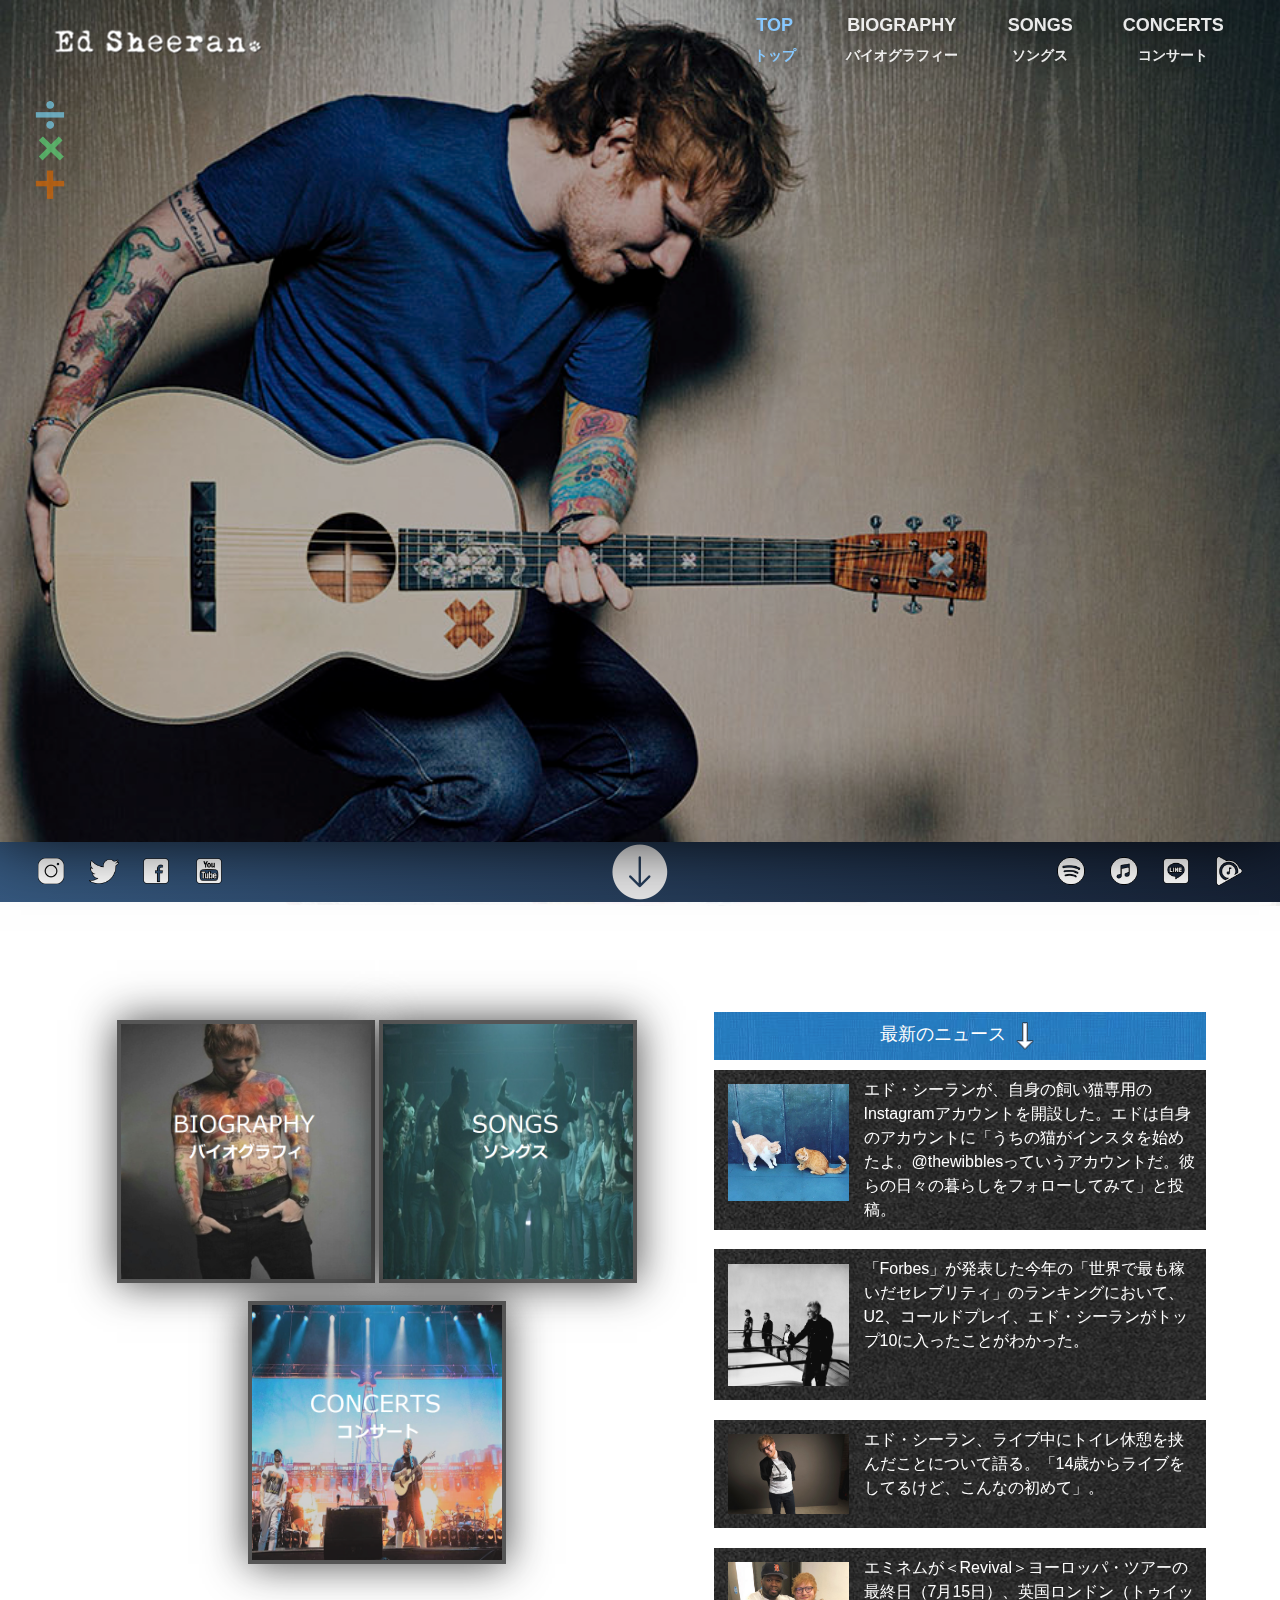
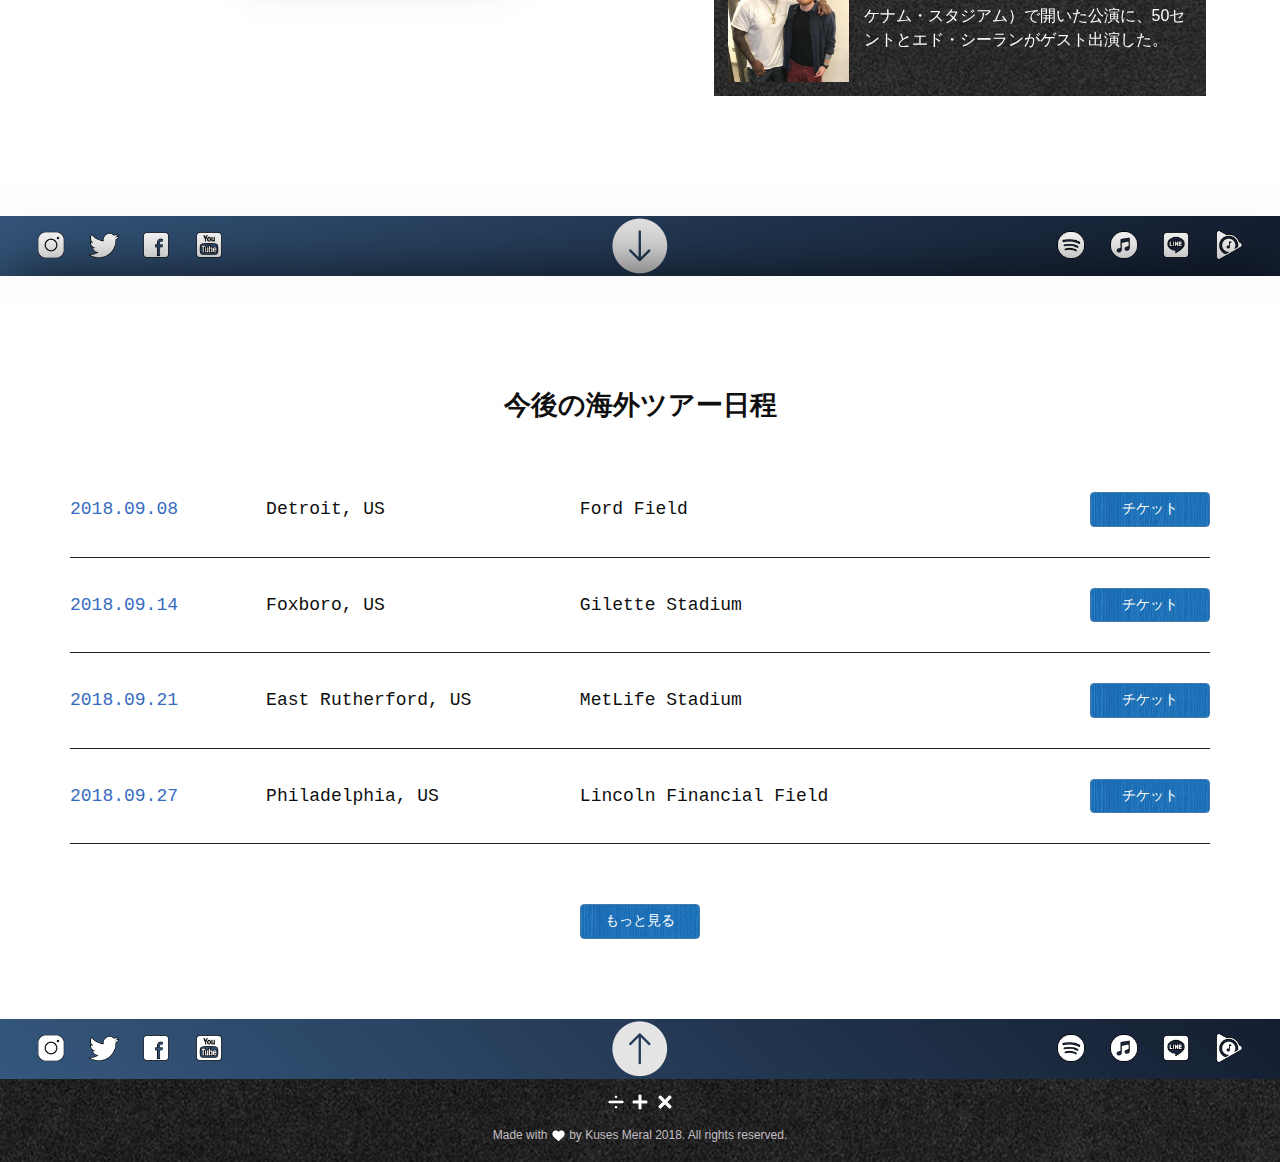
<file: index.html>
<!DOCTYPE HTML>

<html>

    <head>
        
        <meta charset="utf-8">
        <meta lang="jp">
        <meta http-equiv="X-UA-Compatible" content="IE=edge,chrome=1">
        <meta name="viewport" content="initial-scale = 1.0,maximum-scale = 1.0" />
        <title></title>
        <meta name="description" content="">
        <meta name="viewport" content="width=device-width, initial-scale=1">
        <link rel="stylesheet" href="css/style.css">

    </head>
    
    <body>
        
    
        <!--Header--> 
    <div class="header1">
		<div class="header__wrapper">
			
            <div class="header__title-main header__title-wrapper">
                    <img src="images/namelogo.png">
            </div>
			
            <div class="header__social-icons">
				
                <a  href="index.html" style="color:#87c8ff">
                    <p class="size1 text-center">TOP</p>
                    <p class="size text-center">トップ</p></a>
				<a  href="biography.html">
                    <p class="size1 text-center">BIOGRAPHY</p>
                    <p class="size text-center">バイオグラフィー</p></a>
				<a  href="songs.html">
                    <p class="size1 text-center">SONGS</p>
                    <p class="size text-center">ソングス</p>
                </a>
				<a  href="concerts.html">
                     <p class="size1 text-center">CONCERTS</p>
                    <p class="size text-center">コンサート</p>
                </a>
				
			</div>
		</div>
        
	</div>
        
          
        
        
     
    <div class="header">
		<div class="header__wrapper">
			
            <div class="header__title-wrapper header__title-main">
                <img src="images/namelogo.png">
            </div>
			
			<div class="header__social-icons">
				
                <a  href="index.html">
                    <p class="size1 text-center">TOP</p>
                    <p class="size text-center">トップ</p></a>
				<a  href="biography.html">
                    <p class="size1 text-center">BIOGRAPHY</p>
                    <p class="size text-center">バイオグラフィー</p></a>
				<a  href="songs.html">
                    <p class="size1 text-center">SONGS</p>
                    <p class="size text-center">ソングス</p>
                </a>
				<a  href="concerts.html">
                     <p class="size1 text-center">CONCERTS</p>
                    <p class="size text-center">コンサート</p>
                </a>
				
			</div>
		</div>
        
	</div>
        
      
      <!--Home page style-->
        
        
    <div  id="home" class="home home-main-content">
          
        <div class="background1"></div>
           
        <div class="overlay sections">
              
            <img src="images/ed-sheeran-logo.png">
               
        </div>
    </div>
            
      
        
    <div class="text-center">
        
        <div class="icons-wrapper">
            <div >
                <div class="alignleft">
                    <a href="https://www.instagram.com/teddysphotos/?hl=en" target="_blank">
                        <img src="images/instagram.png">
                    </a>
                    <a href="https://twitter.com/teddysphotos?lang=en" target="_blank">
                        <img src="images/twitter.png">
                    </a>
                    <a href="https://www.facebook.com/EdSheeranMusic/" target="_blank">
                        <img src="images/facebook.png">
                    </a>
                        <a href="https://www.youtube.com/user/EdSheeran" target="_blank">
                            <img src="images/youtube.png">
                    </a>
                                  
                </div>
                                    
                <div class="aligncenter">
                    <a href= #myDiv>
                        <img src="images/scrolldown.png" class="fixscroll1">
                    </a>
                </div>
                
                <div class="alignright">
                    <a href="https://open.spotify.com/artist/6eUKZXaKkcviH0Ku9w2n3V" target="_blank">
                        <img src="images/spotify.png">
                    </a>
                    <a href="https://itunes.apple.com/jp/artist/%E3%82%A8%E3%83%89-%E3%82%B7%E3%83%BC%E3%83%A9%E3%83%B3/183313439" target="_blank">
                        <img src="images/itunes.png">
                    </a> 
                    <a href="https://music.line.me/playlist/up6657290_1441686249?ck=upi7nLrdtfvhxjzl_n1p3r5t749pB3PhSEoI" target="_blank">
                        <img src="images/linemusic.png">
                    </a> 
                    <a href="https://play.google.com/music/preview/Aelpv6xw456fdtfl3yf3nkdzdwq" target="_blank">
                        <img src="images/googleplay.png">
                    </a>
                </div>
            </div>
            
            <div style="clear: both;"></div>

        </div>

    </div>
         
         

       <!-- ED SHEERAN`s Section -->
           
        
    <div id="myDiv" class="myDiv-content">
                
        <div  class="background"></div>
                
        <div class="container">
                    
            <div class="row">
                       
                <div class="sections">
                            
                    <div class="col-sm-5 col-sm-offset-1">
                                            
                        <div id="image" class="image">
           
                            <div class="image_wrapper">
				
                                <div class="image_menu_wrapper">
                    
                                    <div class="image_menu">
						                    
                                        <a target="_blank" href="biography.html">
                                            <img src="images/biography.png" class="fa fa-envelope">
                                        </a>
					
                                    </div>
                    
					                <div class="image_menu">
						
                                        <a target="_blank" href="songs.html">
                                            <img src="images/songs.png"  class="fa fa-envelope">
                                        </a>
						
					                </div>
					
                                    <div class="image_menu">
						  
                                        <a target="_blank" href="concerts.html">
                                            <img src="images/tourconcert.png"  class="fa fa-envelope">
                                        </a>
						
					               </div>
					
				                </div>
			
                            </div>
		
                        </div>
                           
                    </div>
                            
                            <!--News-->
                           
                    <div class="col-sm-6">
                                
                        <div class="news-wrapper">
                                     
                            <h6 class="text-center">最新のニュース
                                <img src="images/arrowdown.png">
                            </h6>
                            
                            <div class="news">
                               
                                <div> 
                                    <div class= "news-img">
                                        <img src="images/cats.png">
                                    </div> 
                                </div>
                          
                                <span class="description">エド・シーランが、自身の飼い猫専用のInstagramアカウントを開設した。エドは自身のアカウントに「うちの猫がインスタを始めたよ。@thewibblesっていうアカウントだ。彼らの日々の暮らしをフォローしてみて」と投稿。
                                </span>
                           
                            </div>  
                                     
                            <div class="news">
                                         
                                <div>
                                             
                                    <div class= "news-img">
                                        <img src="images/new2.png">
                                    </div> 
                                </div>
                          
                                <span class="description">「Forbes」が発表した今年の「世界で最も稼いだセレブリティ」のランキングにおいて、U2、コールドプレイ、エド・シーランがトップ10に入ったことがわかった。
                                </span>
                           
                            </div> 
                                     
                            <div class="news">
                                        
                                <div>        
                                    <div class= "news-img">
                                        <img src="images/neww.png" >
                                    </div>
                                </div>
                          
                                <span class="description">エド・シーラン、ライブ中にトイレ休憩を挟んだことについて語る。「14歳からライブをしてるけど、こんなの初めて」。
                                </span>
                           
                            </div> 
                                     
                            <div class="news">
                                         
                                <div>         
                                    <div class= "news-img">
                                        <img src="images/50cent.png" >
                                    </div>
                                </div>
                          
                                <span class="description">エミネムが＜Revival＞ヨーロッパ・ツアーの最終日（7月15日）、英国ロンドン（トゥイッケナム・スタジアム）で開いた公演に、50セントとエド・シーランがゲスト出演した。</span>
                          
                            </div> 
                            
                        </div>
                            
                    </div> 
                        
                </div>
                    
            </div>
                
        </div>   
            
    </div>
        
        
       
          
        
        
    <div class="text-center">
        
        <div class="icons-wrapper">
            <div>
                <div class="alignleft">
                    <a href="https://www.instagram.com/teddysphotos/?hl=en" target="_blank">
                        <img src="images/instagram.png">
                    </a>
                    <a href="https://twitter.com/teddysphotos?lang=en" target="_blank">
                        <img src="images/twitter.png">
                    </a>
                    <a href="https://www.facebook.com/EdSheeranMusic/" target="_blank">
                        <img src="images/facebook.png">
                    </a>
                        <a href="https://www.youtube.com/user/EdSheeran" target="_blank">
                            <img src="images/youtube.png">
                    </a>
                                  
                </div>
                                    
                <div class="aligncenter" >
                    <a href= #features>
                        <img src="images/scrolldown.png" class="fixscroll1">
                    </a>
                </div>
                
                <div class="alignright">
                    <a href="https://open.spotify.com/artist/6eUKZXaKkcviH0Ku9w2n3V" target="_blank">
                        <img src="images/spotify.png" >
                    </a>
                    <a href="https://itunes.apple.com/jp/artist/%E3%82%A8%E3%83%89-%E3%82%B7%E3%83%BC%E3%83%A9%E3%83%B3/183313439" target="_blank">
                        <img src="images/itunes.png">
                    </a> 
                    <a href="https://music.line.me/playlist/up6657290_1441686249?ck=upi7nLrdtfvhxjzl_n1p3r5t749pB3PhSEoI" target="_blank">
                        <img src="images/linemusic.png">
                    </a> 
                    <a href="https://play.google.com/music/preview/Aelpv6xw456fdtfl3yf3nkdzdwq" target="_blank">
                        <img src="images/googleplay.png">
                    </a>
                </div>
            </div>
            
            <div style="clear: both;"></div>

        </div>

    </div>
         
    
    
        <!-- Concerts -->
        
        
    <div  id="features" class="home-main-content1">
            
        <div class="background_concert"></div>
             
        <div id="tour">
                
            <div class="container">
                
                <h2 class="chunk">
                    <span>今後の海外ツアー日程</span>
                </h2>
               
                <div class="eventlisting">
                        
                    <div class="event">
                        
                        <div class="event-date">2018.09.08</div>
                        <div class="event-location">Detroit, US </div>
                        <div class="event-venue">Ford Field</div>
                        <div class="event-links">

                            <a class="btn btn-primary" href="https://www1.ticketmaster.com/event/08005442DCDD7895" target="_blank">チケット</a>
                        
                        </div>   
                        
                    </div>
                    
                </div>
                    
                    
                <div class="eventlisting">
                        
                    <div class="event">
                            
                        <div class="event-date">2018.09.14</div>
                        <div class="event-location">Foxboro, US</div>
                        <div class="event-venue">Gilette Stadium</div> 
                        <div class="event-links">
                            
                            <a class="btn btn-primary" href="https://www1.ticketmaster.com/event/0100534FD14728FF" target="_blank">チケット</a>
                            
                        </div>   
                        
                    </div>
                    
                </div>
                    
                <div class="eventlisting">
                        
                    <div class="event">
                            
                        <div class="event-date">2018.09.21</div>
                        <div class="event-location">East Rutherford, US</div>
                        <div class="event-venue">MetLife Stadium </div>
                        <div class="event-links">   
                                
                            <a class="btn btn-primary" href="https://www1.ticketmaster.com/event/0000534BCEF14F8C" target="_blank">チケット</a>
                            
                        </div>   
                       
                    </div>
                    
                </div>
                    
                <div class="eventlisting">
                        
                    <div class="event">
                            
                        <div class="event-date">2018.09.27</div>
                        <div class="event-location">Philadelphia, US</div>
                        <div class="event-venue">Lincoln Financial Field </div>
                        <div class="event-links">
                            
                            <a class="btn btn-primary" href="https://www1.ticketmaster.com/event/02005333A32032A1" target="_blank">チケット</a>
                            
                        </div>    
                       
                    </div>
                    
                </div>
                       
                
            </div>
                   
        </div>
        
        <div class="text-center">
			<a class="btn btn-primary" href="concerts.html">もっと見る</a>
		</div>
            
                
    </div> <!--End of Concerts-->
                
                
    
        
        
        
    <div class="text-center">
        
        <div class="icons-wrapper">
            <div>
                <div class="alignleft">
                    <a href="https://www.instagram.com/teddysphotos/?hl=en" target="_blank">
                        <img src="images/instagram.png">
                    </a>
                    <a href="https://twitter.com/teddysphotos?lang=en" target="_blank">
                        <img src="images/twitter.png">
                    </a>
                    <a href="https://www.facebook.com/EdSheeranMusic/" target="_blank">
                        <img src="images/facebook.png">
                    </a>
                        <a href="https://www.youtube.com/user/EdSheeran" target="_blank">
                            <img src="images/youtube.png">
                    </a>
                                  
                </div>
                                    
                <div class="aligncenter" >
                    <a href= #home>
                        <img src="images/scrollup.png" class="fixscroll1">
                    </a>
                </div>
                
                <div class="alignright">
                    <a href="https://open.spotify.com/artist/6eUKZXaKkcviH0Ku9w2n3V" target="_blank">
                        <img src="images/spotify.png">
                    </a>
                    <a href="https://itunes.apple.com/jp/artist/%E3%82%A8%E3%83%89-%E3%82%B7%E3%83%BC%E3%83%A9%E3%83%B3/183313439" target="_blank">
                        <img src="images/itunes.png">
                    </a> 
                    <a href="https://music.line.me/playlist/up6657290_1441686249?ck=upi7nLrdtfvhxjzl_n1p3r5t749pB3PhSEoI" target="_blank">
                        <img src="images/linemusic.png">
                    </a> 
                    <a href="https://play.google.com/music/preview/Aelpv6xw456fdtfl3yf3nkdzdwq" target="_blank">
                        <img src="images/googleplay.png">
                    </a>
                </div>
            </div>
            
            <div style="clear: both;"></div>

        </div>

    </div>            
            
        
            
       
 

        <!--Footer-->
    
    <div id="footer" class="footer">
            
        <div class="container text-center">
                
            <div class="row">
                    
                <div class="col-md-6 col-md-offset-3 col-sm-12 col-xs-12">
                        
                    <div class="main-footer">
                            
                        <div class="social">
                            
                            <a href="#"><img src="images/divide.png"></a>
                            <a href="#"><img src="images/plus.png"></a>
                            <a href="#"><img src="images/multiply.png"></a>
                            
                        </div>

                        <p>Made with <img src="images/love.png"> by Kuses Meral 2018. All rights reserved.</p>

                    </div>
                    
                </div>
               
            </div>
            
        </div>
        
    </div>


    </body>
</html>
</file>
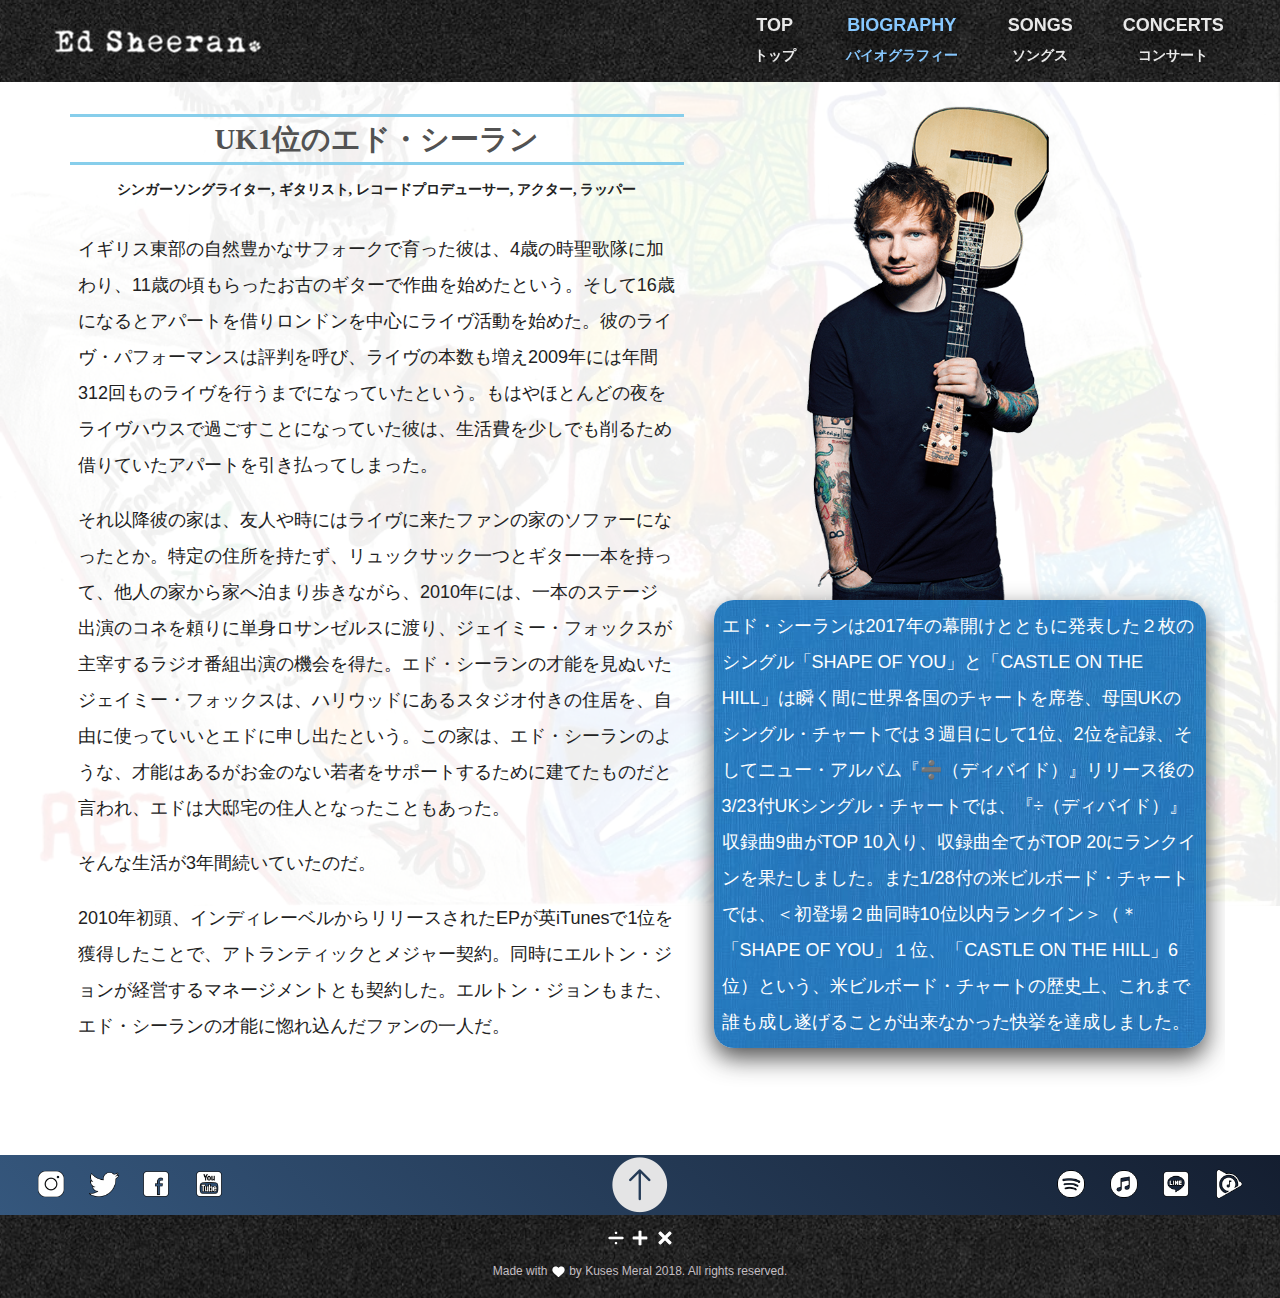
<file: biography.html>
<!DOCTYPE HTML>

<html>

    <head>
        <meta charset="utf-8">
        <meta lang="jp">
        <meta http-equiv="X-UA-Compatible" content="IE=edge,chrome=1">
        <meta name="viewport" content="initial-scale = 1.0,maximum-scale = 1.0" />
        <title></title>
        <meta name="description" content="">
        <meta name="viewport" content="width=device-width, initial-scale=1">
        <link rel="stylesheet" href="css/style.css">      
    </head>
   
    <body>
        
         <!--Header--> 
        
     
    <div class="header">
		<div class="header__wrapper">
			
            <div class="header__title-main header__title-wrapper">
                    <img src="images/namelogo.png">
            </div>
			
			<div class="header__social-icons">
				
                <a  href="index.html">
                    <p class="size1 text-center">TOP</p>
                    <p class="size text-center">トップ</p></a>
				<a  href="biography.html" style="color: #87c8ff">
                    <p class="size1 text-center">BIOGRAPHY</p>
                    <p class="size text-center">バイオグラフィー</p></a>
				<a href="songs.html">
                    <p class="size1 text-center">SONGS</p>
                    <p class="size text-center">ソングス</p>
                </a>
				<a  href="concerts.html">
                     <p class="size1 text-center">CONCERTS</p>
                    <p class="size text-center">コンサート</p>
                </a>
				
               
			</div>
		</div>
        
	</div>
        
        
        
       <!-- ED SHEERAN`s Section -->
    <div id="myDiv"> 
                
        <div  class="background"></div>
                 
        <div class="container">
                   
            <div class="row">
                
                <div class="sections">
                            
                    <div class="col-sm-5 col-sm-offset-1">
                                
                        <div>
                                    
                                    
                            <h4 class="text-center">UK1位のエド・シーラン</h4>
                            <h6 class="singer text-center">シンガーソングライター, ギタリスト, レコードプロデューサー, アクター, ラッパー</h6>
                            <p>イギリス東部の自然豊かなサフォークで育った彼は、4歳の時聖歌隊に加わり、11歳の頃もらったお古のギターで作曲を始めたという。そして16歳になるとアパートを借りロンドンを中心にライヴ活動を始めた。彼のライヴ・パフォーマンスは評判を呼び、ライヴの本数も増え2009年には年間312回ものライヴを行うまでになっていたという。もはやほとんどの夜をライヴハウスで過ごすことになっていた彼は、生活費を少しでも削るため借りていたアパートを引き払ってしまった。</p>

                             <p>それ以降彼の家は、友人や時にはライヴに来たファンの家のソファーになったとか。特定の住所を持たず、リュックサック一つとギター一本を持って、他人の家から家へ泊まり歩きながら、2010年には、一本のステージ出演のコネを頼りに単身ロサンゼルスに渡り、ジェイミー・フォックスが主宰するラジオ番組出演の機会を得た。エド・シーランの才能を見ぬいたジェイミー・フォックスは、ハリウッドにあるスタジオ付きの住居を、自由に使っていいとエドに申し出たという。この家は、エド・シーランのような、才能はあるがお金のない若者をサポートするために建てたものだと言われ、エドは大邸宅の住人となったこともあった。</p>

                            <p>そんな生活が3年間続いていたのだ。</p>

                            <p>2010年初頭、インディレーベルからリリースされたEPが英iTunesで1位を獲得したことで、アトランティックとメジャー契約。同時にエルトン・ジョンが経営するマネージメントとも契約した。エルトン・ジョンもまた、エド・シーランの才能に惚れ込んだファンの一人だ。</p>

                                   
                        </div>
                                  
                    </div>
                    <div class="col-sm-6">
                                
                                
                        <div id="aboutedsheeran" >
                                    
                            <img src="images/edsheeran_bio.png" alt="ED SHEERAN" height="500" > 
                        
                        </div>
                                
                        <p>エド・シーランは2017年の幕開けとともに発表した２枚のシングル「SHAPE OF YOU」と「CASTLE ON THE HILL」は瞬く間に世界各国のチャートを席巻、母国UKのシングル・チャートでは３週目にして1位、2位を記録、そしてニュー・アルバム『➗（ディバイド）』リリース後の3/23付UKシングル・チャートでは、『÷（ディバイド）』収録曲9曲がTOP 10入り、収録曲全てがTOP 20にランクインを果たしました。また1/28付の米ビルボード・チャートでは、＜初登場２曲同時10位以内ランクイン＞（＊「SHAPE OF YOU」１位、「CASTLE ON THE HILL」6位）という、米ビルボード・チャートの歴史上、これまで誰も成し遂げることが出来なかった快挙を達成しました。</p> 
                               
                                
                              
                    </div>
                           
                             
                </div>
                
            </div>
            
        </div>
        
    </div>
               
        
        
    <div class="text-center">
                    
        <div class="icons-wrapper">
                   
            <div id="textbox">
                <div class="alignleft">
                            
                    <a href="https://www.instagram.com/teddysphotos/?hl=en" target="_blank">
                        <img src="images/instagram.png">
                    </a>
                    <a href="https://twitter.com/teddysphotos?lang=en" target="_blank">
                        <img src="images/twitter.png">
                    </a>
                    <a href="https://www.facebook.com/EdSheeranMusic/" target="_blank">
                        <img src="images/facebook.png">
                    </a>
                    <a href="https://www.youtube.com/user/EdSheeran" target="_blank">
                        <img src="images/youtube.png">
                    </a>           
                                    
                </div>
                
                <div class="aligncenter" >
                            
                    <a href= #myDiv><img src="images/scrollup.png" class="fixscroll1"></a>
                        
                </div>
                                    
                        
                <div class="alignright">
                            
                    <a href="https://open.spotify.com/artist/6eUKZXaKkcviH0Ku9w2n3V" target="_blank">
                        <img src="images/spotify.png">
                    </a>
                    <a href="https://itunes.apple.com/jp/artist/%E3%82%A8%E3%83%89-%E3%82%B7%E3%83%BC%E3%83%A9%E3%83%B3/183313439" target="_blank">
                        <img src="images/itunes.png">
                    </a> 
                    <a href="https://music.line.me/playlist/up6657290_1441686249?ck=upi7nLrdtfvhxjzl_n1p3r5t749pB3PhSEoI" target="_blank">
                        <img src="images/linemusic.png">
                    </a> 
                    <a href="https://play.google.com/music/preview/Aelpv6xw456fdtfl3yf3nkdzdwq" target="_blank">
                        <img src="images/googleplay.png">
                    </a> 
                            
                </div>
            
            </div>
            
            <div style="clear: both;"></div>

        </div>

    </div>
        
        
           <!--Footer-->
    <div id="footer" class="footer">
        <div class="container text-center">
            <div class="row">
                <div class="col-md-6 col-md-offset-3 col-sm-12 col-xs-12">
                    <div class="main-footer">

                        <div class="social">
                            <a href="#"><img src="images/divide.png"></a>
                            <a href="#"><img src="images/plus.png"></a>
                            <a href="#"><img src="images/multiply.png"></a>  
                        </div>

                        <p>Made with <img src="images/love.png"> by Kuses Meral 2018. All rights reserved.</p>

                    </div>
                </div>
            </div>
        </div>

    </div>
        
        
    </body>
</html>
</file>
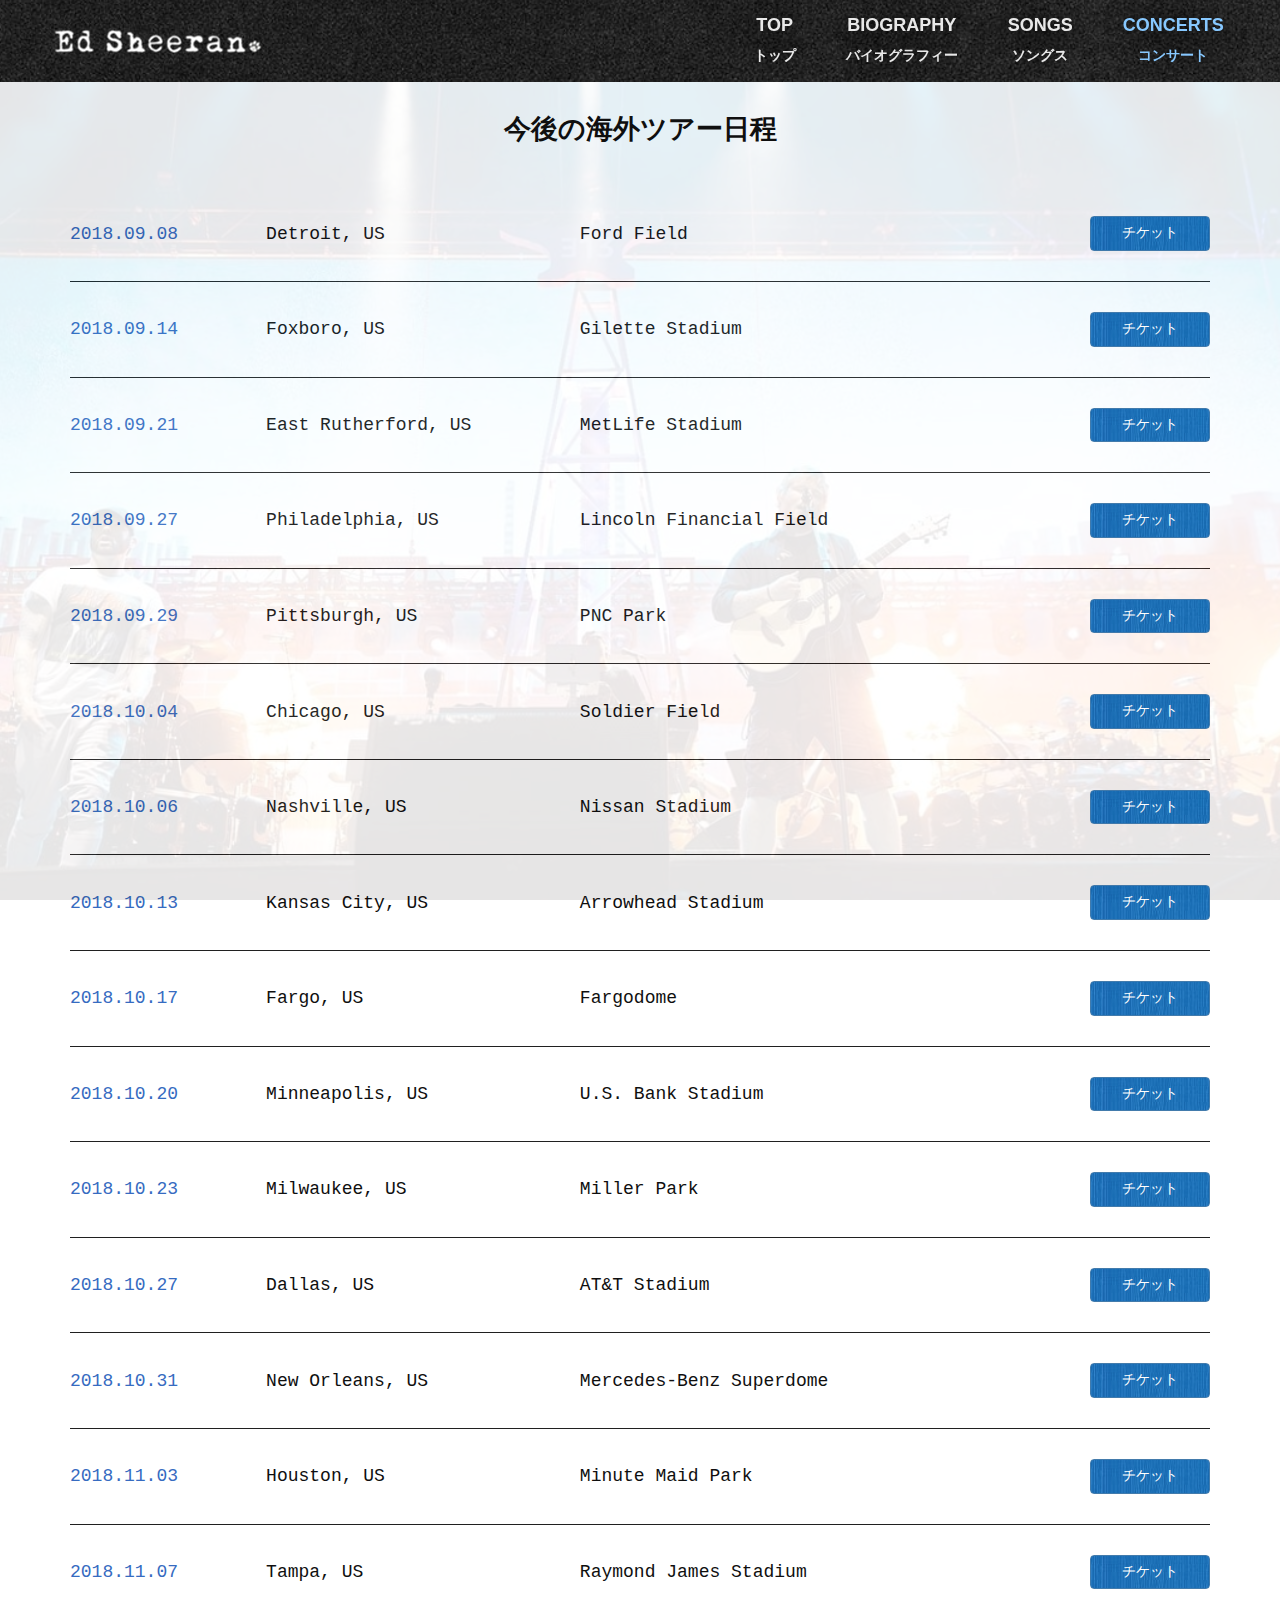
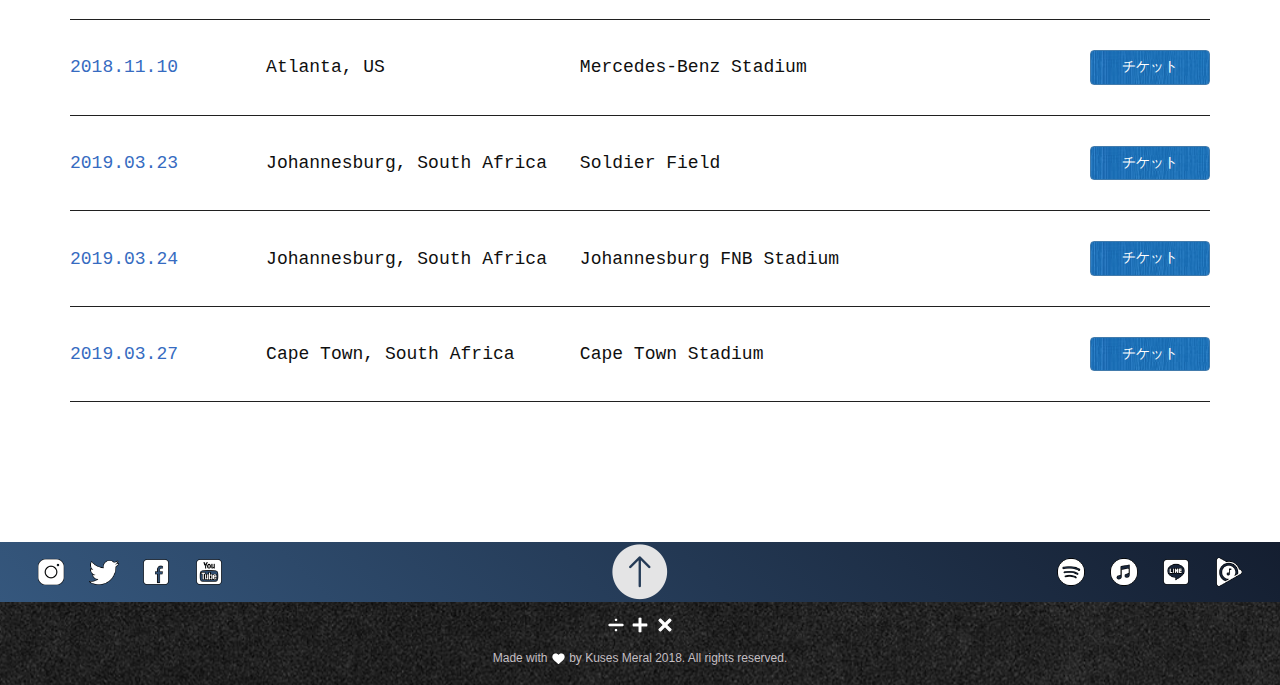
<file: concerts.html>
<!DOCTYPE HTML>

<html>

    <head>
        <meta charset="utf-8">
        <meta lang="jp">
        <meta http-equiv="X-UA-Compatible" content="IE=edge,chrome=1">
        <meta name="viewport" content="initial-scale = 1.0,maximum-scale = 1.0" />
        <title></title>
        <meta name="description" content="">
        <meta name="viewport" content="width=device-width, initial-scale=1">
        <link rel="stylesheet" href="css/style.css">      
    </head>
   
    <body>
        
         <!--Header--> 
        
     
    <div class="header">
		<div class="header__wrapper">
            
            <div class="header__title-main header__title-wrapper">
                    <img src="images/namelogo.png">
            </div>
				
            <div class="header__social-icons">
				
                <a  href="index.html">
                    <p class="size1 text-center">TOP</p>
                    <p class="size text-center">トップ</p></a>
				<a href="biography.html">
                    <p class="size1 text-center">BIOGRAPHY</p>
                    <p class="size text-center">バイオグラフィー</p></a>
				<a href="songs.html">
                    <p class="size1 text-center">SONGS</p>
                    <p class="size text-center">ソングス</p>
                </a>
				<a  href="concerts.html" style="color:#87c8ff">
                     <p class="size1 text-center">CONCERTS</p>
                    <p class="size text-center">コンサート</p>
                </a>
				
               
			</div>
		</div>
        
	</div>
        
        
        
    <div  id="concerts" class="home-main-content2">
        <div class="background_concert"></div>
           
            <div id="tour">
                
                <div class="container">
                    
                    <h2 class="chunk">
                    <span>今後の海外ツアー日程</span>
                    </h2>
                    
                    <div class="eventlisting">
                        <div class="event">
                            <div class="event-date">2018.09.08</div>
                            <div class="event-location">Detroit, US </div>
                            <div class="event-venue">Ford Field</div>
                            <div class="event-links">

                                <a class="btn btn-primary" href="https://www1.ticketmaster.com/event/08005442DCDD7895" target="_blank"><span>チケット</span></a>
                            </div>   
                         </div>
                    </div>
                    
                    
                    <div class="eventlisting">
                        <div class="event">
                            <div class="event-date">2018.09.14</div>
                            <div class="event-location">Foxboro, US</div>
                            <div class="event-venue">Gilette Stadium</div> 
                            <div class="event-links">
                                <a class="btn btn-primary" href="https://www1.ticketmaster.com/event/0100534FD14728FF" target="_blank"><span>チケット</span></a>
                            </div>   
                        </div>
                    </div>
                    
                    
                    <div class="eventlisting">
                        <div class="event">
                            <div class="event-date">2018.09.21</div>
                            <div class="event-location">East Rutherford, US</div>
                            <div class="event-venue">MetLife Stadium </div>
                            <div class="event-links">   
                                <a class="btn btn-primary" href="https://www1.ticketmaster.com/event/0000534BCEF14F8C" target="_blank"><span>チケット</span></a>
                            </div>   
                        </div>
                    </div>
                    
                    
                    <div class="eventlisting">
                        <div class="event">
                            <div class="event-date">2018.09.27</div>
                            <div class="event-location">Philadelphia, US</div>
                            <div class="event-venue">Lincoln Financial Field </div>
                            <div class="event-links">
                                <a class="btn btn-primary" href="https://www1.ticketmaster.com/event/02005333A32032A1" target="_blank"><span>チケット</span></a>
                            </div>    
                        </div>
                    </div>
                    
                    
                     <div class="eventlisting">
                        <div class="event">
                            <div class="event-date">2018.09.29</div>
                            <div class="event-location">Pittsburgh, US</div>
                            <div class="event-venue">PNC Park</div>
                            <div class="event-links">
                                <a class="btn btn-primary" href="https://www1.ticketmaster.com/event/16005442DE1891A5" target="_blank"><span>チケット</span></a>
                            </div>    
                        </div>
                    </div>
                    
                    
                     <div class="eventlisting">
                        <div class="event">
                            <div class="event-date">2018.10.04</div>
                            <div class="event-location">Chicago, US</div>
                            <div class="event-venue">Soldier Field</div>
                            <div class="event-links">
                                <a class="btn btn-primary" href="https://www1.ticketmaster.com/event/04005422AD9C1F29" target="_blank"><span>チケット</span></a>
                            </div>    
                        </div>
                    </div>
                    
                    
                     <div class="eventlisting">
                        <div class="event">
                            <div class="event-date">2018.10.06</div>
                            <div class="event-location">Nashville, US</div>
                            <div class="event-venue">Nissan Stadium</div>
                            <div class="event-links">
                                <a class="btn btn-primary" href="https://www1.ticketmaster.com/event/1B0054398A9A36D7" target="_blank"><span>チケット</span></a>
                            </div>    
                        </div>
                    </div>
                    
                    
                    
                     <div class="eventlisting">
                        <div class="event">
                            <div class="event-date">2018.10.13</div>
                            <div class="event-location">Kansas City, US</div>
                            <div class="event-venue">Arrowhead Stadium</div>
                            <div class="event-links">
                                <a class="btn btn-primary" href="https://www1.ticketmaster.com/event/06005333EAE75656" target="_blank"><span>チケット</span></a>
                            </div>    
                        </div>
                    </div>
                    
                    
                    
                     <div class="eventlisting">
                        <div class="event">
                            <div class="event-date">2018.10.17</div>
                            <div class="event-location">Fargo, US</div>
                            <div class="event-venue">Fargodome</div>
                            <div class="event-links">
                                <a class="btn btn-primary" href="https://ev9.evenue.net/cgi-bin/ncommerce3/SEGetEventList?groupCode=ES&linkID=global-fargo&shopperContext=&caller=appList&appCode=" target="_blank"><span>チケット</span></a>
                            </div>    
                        </div>
                    </div>
                    
                    
                    
                     <div class="eventlisting">
                        <div class="event">
                            <div class="event-date">2018.10.20</div>
                            <div class="event-location">Minneapolis, US</div>
                            <div class="event-venue">U.S. Bank Stadium</div>
                            <div class="event-links">
                                <a class="btn btn-primary" href="https://www1.ticketmaster.com/event/06005333DD9F4F23" target="_blank"><span>チケット</span></a>
                            </div>    
                        </div>
                    </div>
                    
                    
                    
                     <div class="eventlisting">
                        <div class="event">
                            <div class="event-date">2018.10.23</div>
                            <div class="event-location">Milwaukee, US</div>
                            <div class="event-venue">Miller Park</div>
                            <div class="event-links">
                                <a class="btn btn-primary" href="https://www1.ticketmaster.com/event/0700543FDDE479C1" target="_blank"><span>チケット</span></a>
                            </div>    
                        </div>
                    </div>
                    
                    
                    
                    
                     <div class="eventlisting">
                        <div class="event">
                            <div class="event-date">2018.10.27</div>
                            <div class="event-location">Dallas, US</div>
                            <div class="event-venue">AT&T Stadium</div>
                            <div class="event-links">
                                <a class="btn btn-primary" href="https://www1.ticketmaster.com/event/0C005333A59E25DF" target="_blank"><span>チケット</span></a>
                            </div>    
                        </div>
                    </div>
                    
                    
                    
                     <div class="eventlisting">
                        <div class="event">
                            <div class="event-date">2018.10.31</div>
                            <div class="event-location">New Orleans, US</div>
                            <div class="event-venue">Mercedes-Benz Superdome</div>
                            <div class="event-links">
                                <a class="btn btn-primary" href="https://www1.ticketmaster.com/event/1B005333EA994968" target="_blank"><span>チケット</span></a>
                            </div>    
                        </div>
                    </div>
                    
                    
                    
                     <div class="eventlisting">
                        <div class="event">
                            <div class="event-date">2018.11.03</div>
                            <div class="event-location">Houston, US</div>
                            <div class="event-venue">Minute Maid Park</div>
                            <div class="event-links">
                                <a class="btn btn-primary" href="https://www1.ticketmaster.com/event/3A005335E6426033" target="_blank"><span>チケット</span></a>
                            </div>    
                        </div>
                    </div>
                    
                    
                    
                    
                     <div class="eventlisting">
                        <div class="event">
                            <div class="event-date">2018.11.07</div>
                            <div class="event-location">Tampa, US</div>
                            <div class="event-venue">Raymond James Stadium</div>
                            <div class="event-links">
                                <a class="btn btn-primary" href="https://www1.ticketmaster.com/event/0D005334B6B69CBE" target="_blank"><span>チケット</span></a>
                            </div>    
                        </div>
                    </div>
                    
                    
                    
                    
                     <div class="eventlisting">
                        <div class="event">
                            <div class="event-date">2018.11.10</div>
                            <div class="event-location">Atlanta, US</div>
                            <div class="event-venue">Mercedes-Benz Stadium</div>
                            <div class="event-links">
                                <a class="btn btn-primary" href="https://www1.ticketmaster.com/event/0E005333F48E864D" target="_blank"><span>チケット</span></a>
                            </div>    
                        </div>
                    </div>
                    
                    
                    <div class="eventlisting">
                        <div class="event">
                            <div class="event-date">2019.03.23</div>
                            <div class="event-location">Johannesburg, South Africa</div>
                            <div class="event-venue">Soldier Field</div>
                            <div class="event-links">
                                <a class="btn btn-primary" href="" target="_blank"><span>チケット</span></a>
                            </div>    
                        </div>
                    </div>
                    
                    
                    <div class="eventlisting">
                        <div class="event">
                            <div class="event-date">2019.03.24</div>
                            <div class="event-location">Johannesburg, South Africa</div>
                            <div class="event-venue">Johannesburg FNB Stadium</div>
                            <div class="event-links">
                                <a class="btn btn-primary" href="" target="_blank"><span>チケット</span></a>
                            </div>    
                        </div>
                    </div>
                    
                    
                    <div class="eventlisting">
                        <div class="event">
                            <div class="event-date">2019.03.27</div>
                            <div class="event-location">Cape Town, South Africa</div>
                            <div class="event-venue">Cape Town Stadium</div>
                            <div class="event-links">
                                <a class="btn btn-primary" href="" target="_blank"><span>チケット</span></a>
                            </div>    
                        </div>
                    </div>
                
                </div>       
            </div>
    
        </div>
        
        
        <div class="text-center">
                    
        <div class="icons-wrapper">
                   
            <div id="textbox">
                <div class="alignleft">
                            
                    <a href="https://www.instagram.com/teddysphotos/?hl=en" target="_blank">
                        <img src="images/instagram.png">
                    </a>
                    <a href="https://twitter.com/teddysphotos?lang=en" target="_blank">
                        <img src="images/twitter.png">
                    </a>
                    <a href="https://www.facebook.com/EdSheeranMusic/" target="_blank">
                        <img src="images/facebook.png">
                    </a>
                    <a href="https://www.youtube.com/user/EdSheeran" target="_blank">
                        <img src="images/youtube.png">
                    </a>           
                                    
                </div>
                
                <div class="aligncenter" >
                            
                    <a href=#concerts ><img src="images/scrollup.png" class="fixscroll1"></a>
                        
                </div>
                                    
                        
                <div class="alignright">
                            
                    <a href="https://open.spotify.com/artist/6eUKZXaKkcviH0Ku9w2n3V" target="_blank">
                        <img src="images/spotify.png">
                    </a>
                    <a href="https://itunes.apple.com/jp/artist/%E3%82%A8%E3%83%89-%E3%82%B7%E3%83%BC%E3%83%A9%E3%83%B3/183313439" target="_blank">
                        <img src="images/itunes.png">
                    </a> 
                    <a href="https://music.line.me/playlist/up6657290_1441686249?ck=upi7nLrdtfvhxjzl_n1p3r5t749pB3PhSEoI" target="_blank">
                        <img src="images/linemusic.png">
                    </a> 
                    <a href="https://play.google.com/music/preview/Aelpv6xw456fdtfl3yf3nkdzdwq" target="_blank">
                        <img src="images/googleplay.png">
                    </a> 
                            
                </div>
            
            </div>
            
            <div style="clear: both;"></div>

        </div>

    </div>
        
                
        
           <!--Footer-->
        <div id="footer" class="footer">
            <div class="container text-center">
                <div class="row">
                    <div class="col-md-6 col-md-offset-3 col-sm-12 col-xs-12">
                        <div class="main-footer">

                            <div class="social">
                                <a href="#"><img src="images/divide.png"></a>
                                <a href="#"><img src="images/plus.png"></a>
                                <a href="#"><img src="images/multiply.png"></a>
                            </div>

                            <p>Made with <img src="images/love.png"> by Kuses Meral 2018. All rights reserved.</p>

                        </div>
                    </div>
                </div>
            </div>

        </div>
        
        
    </body>
</html>
</file>
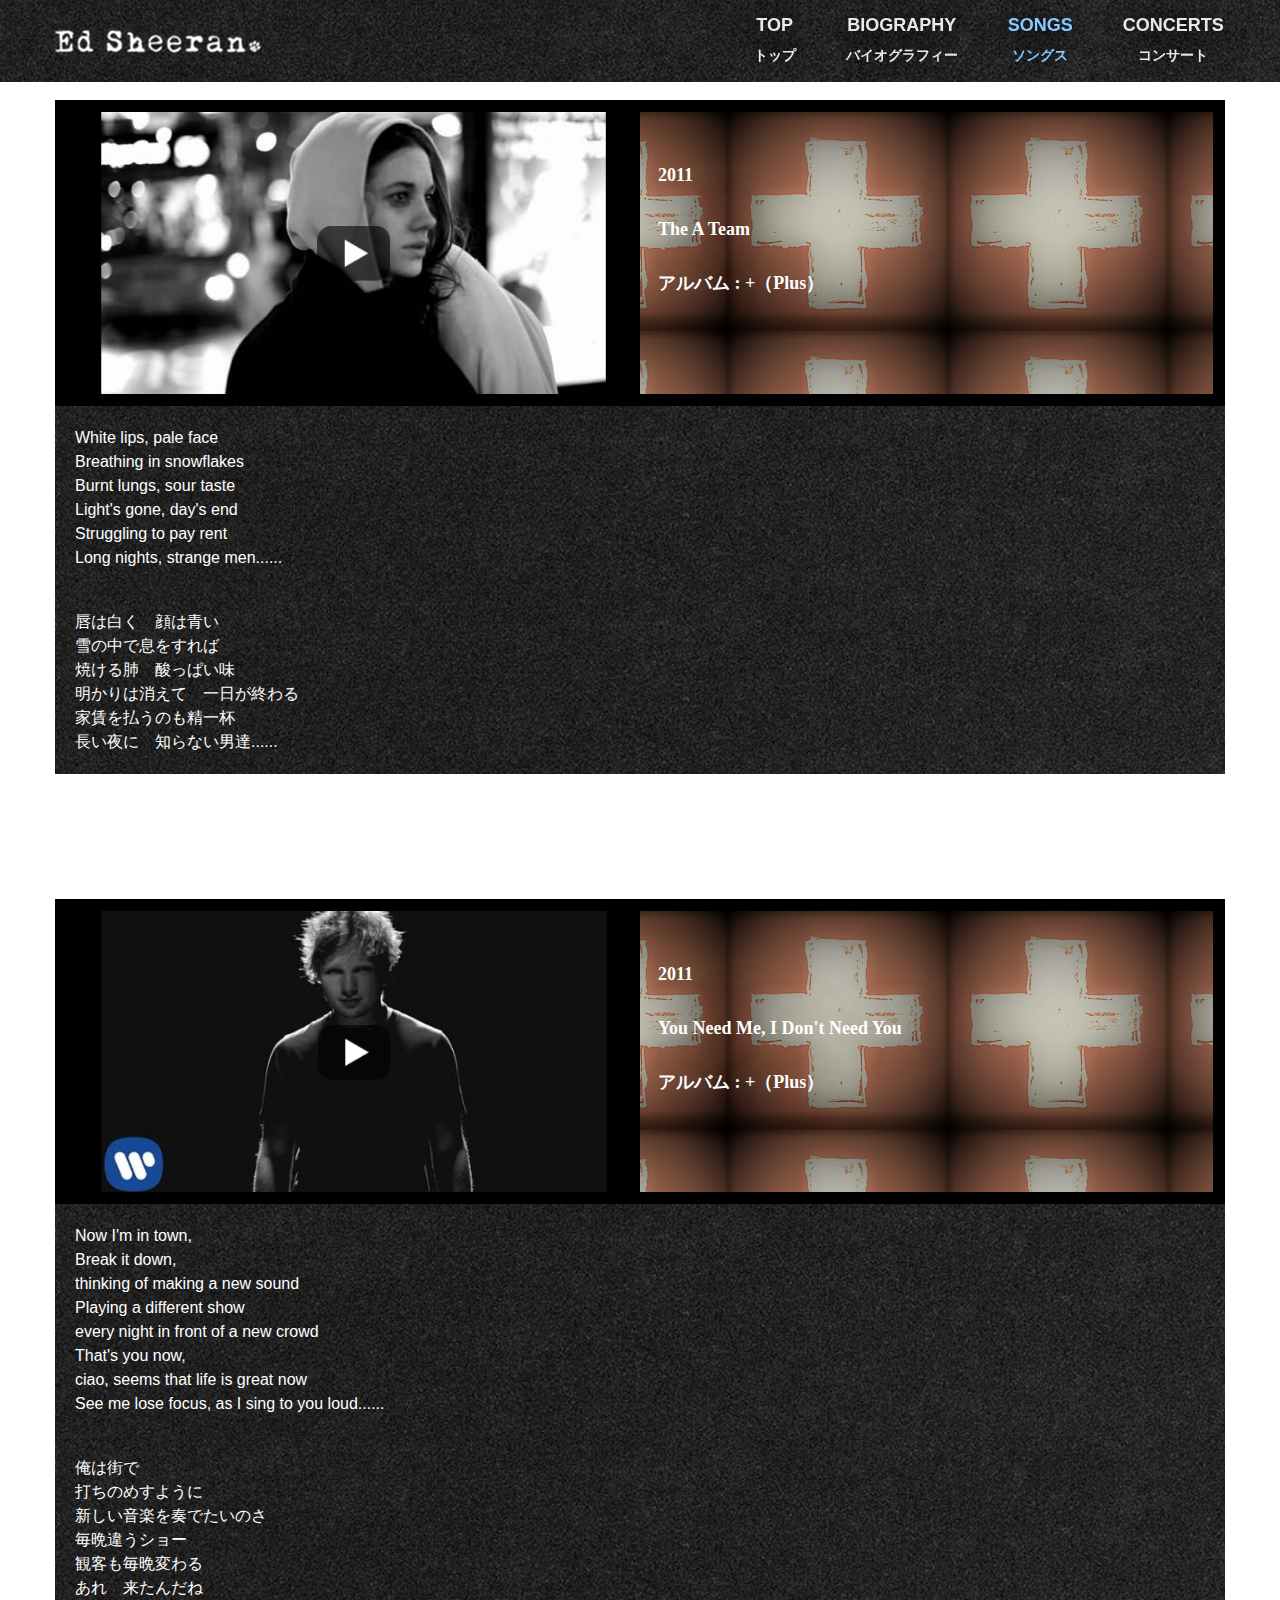
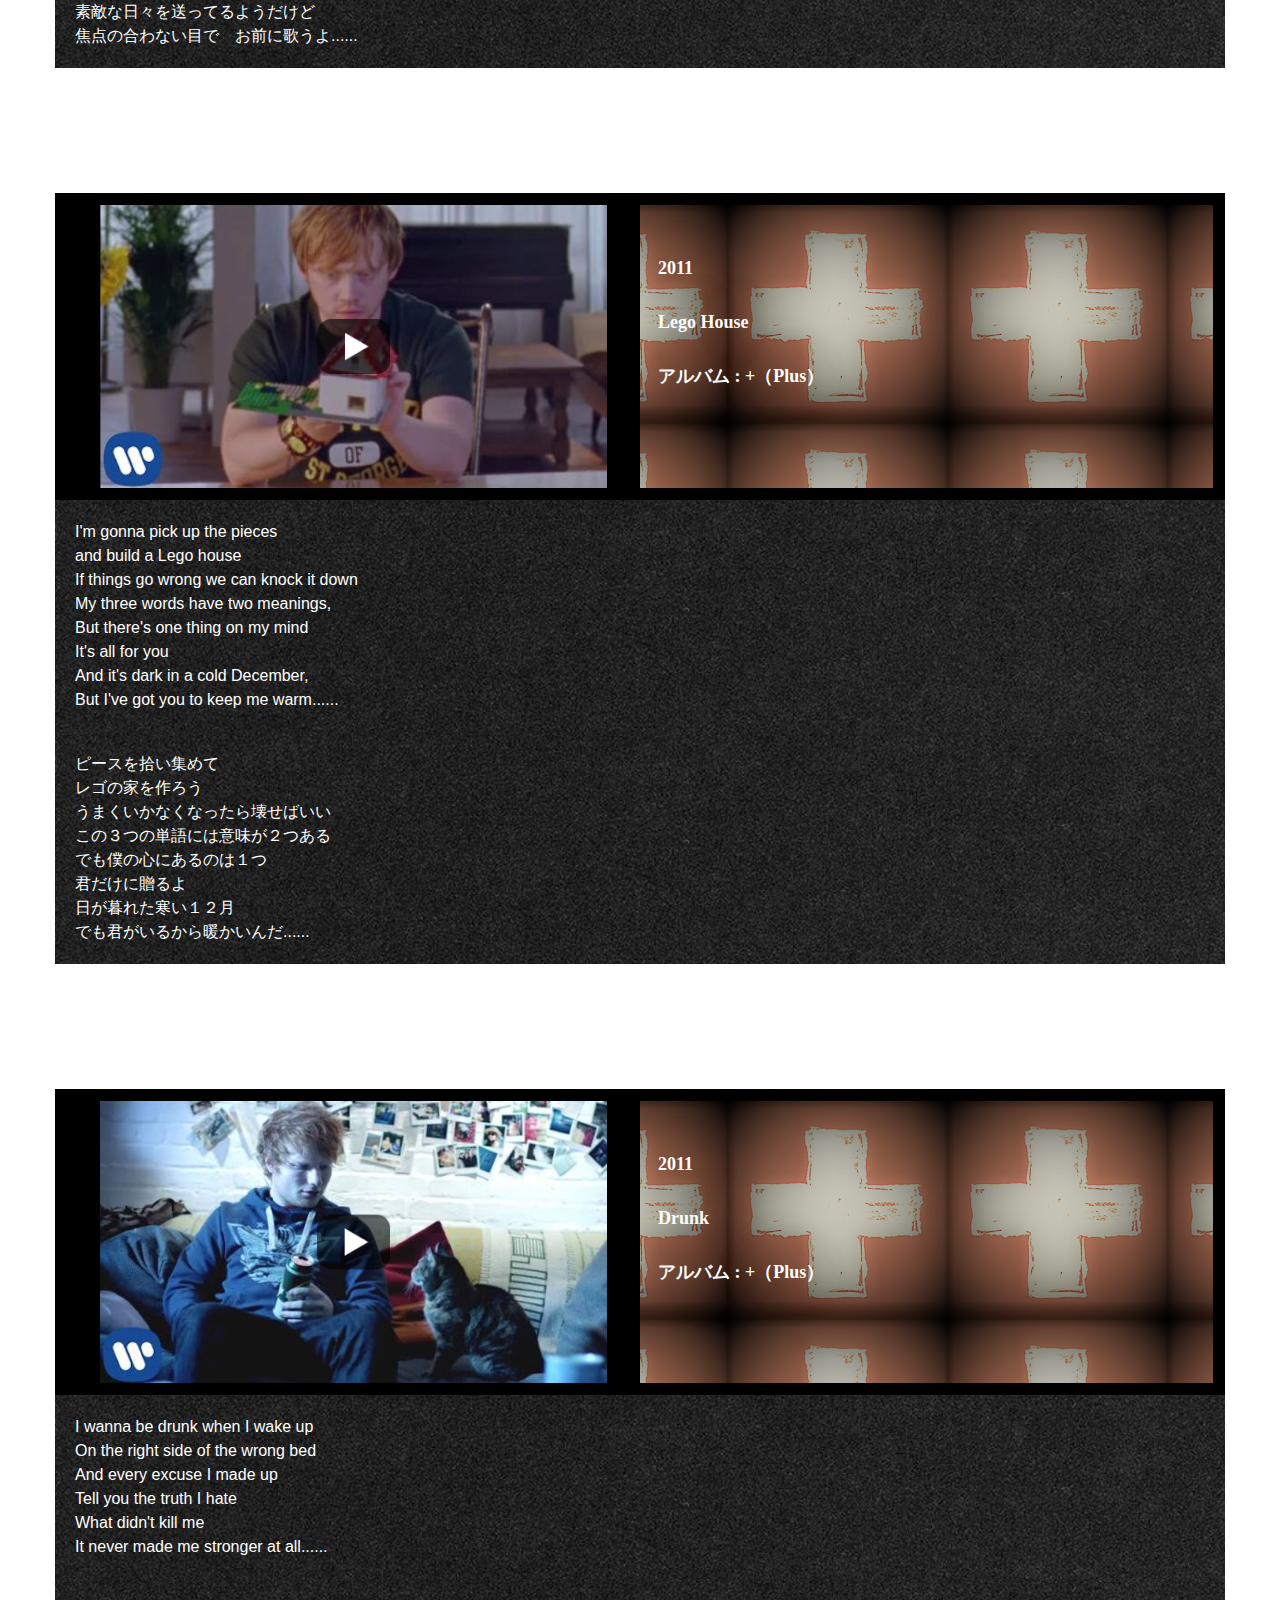
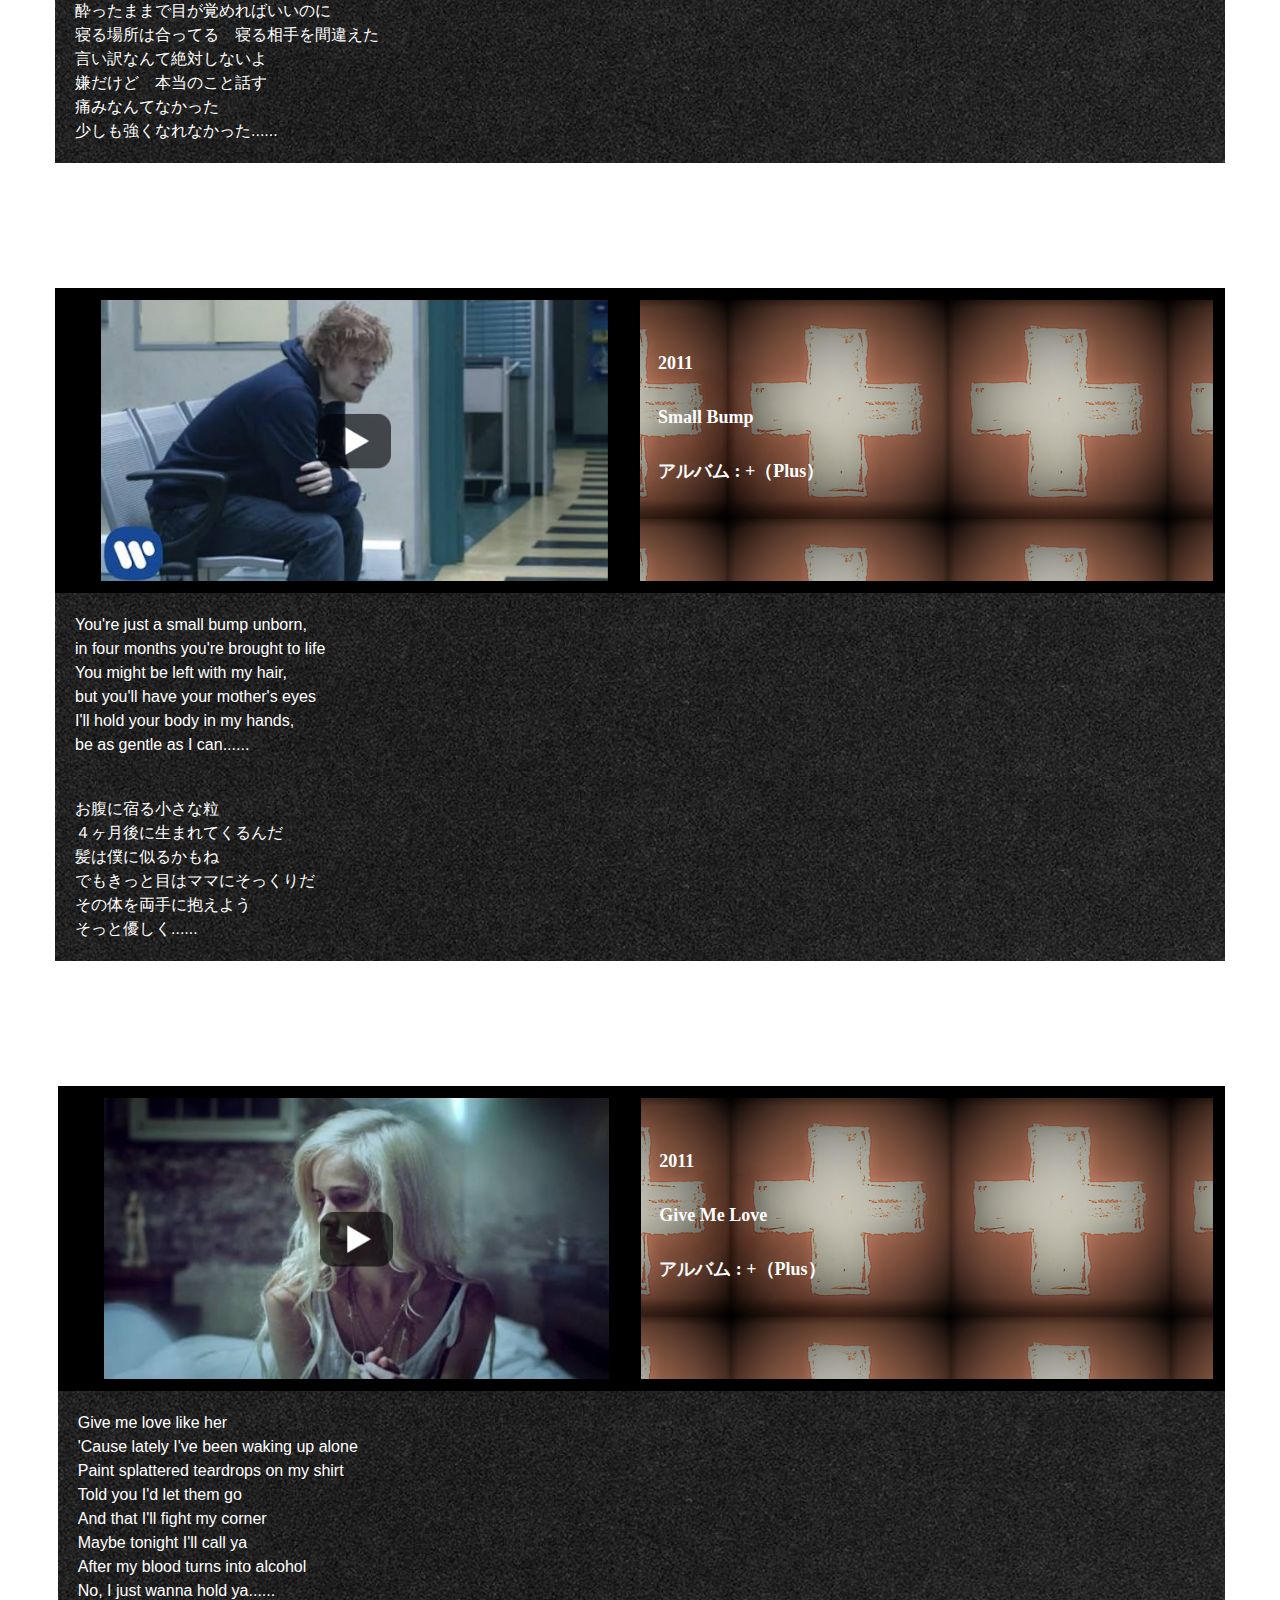
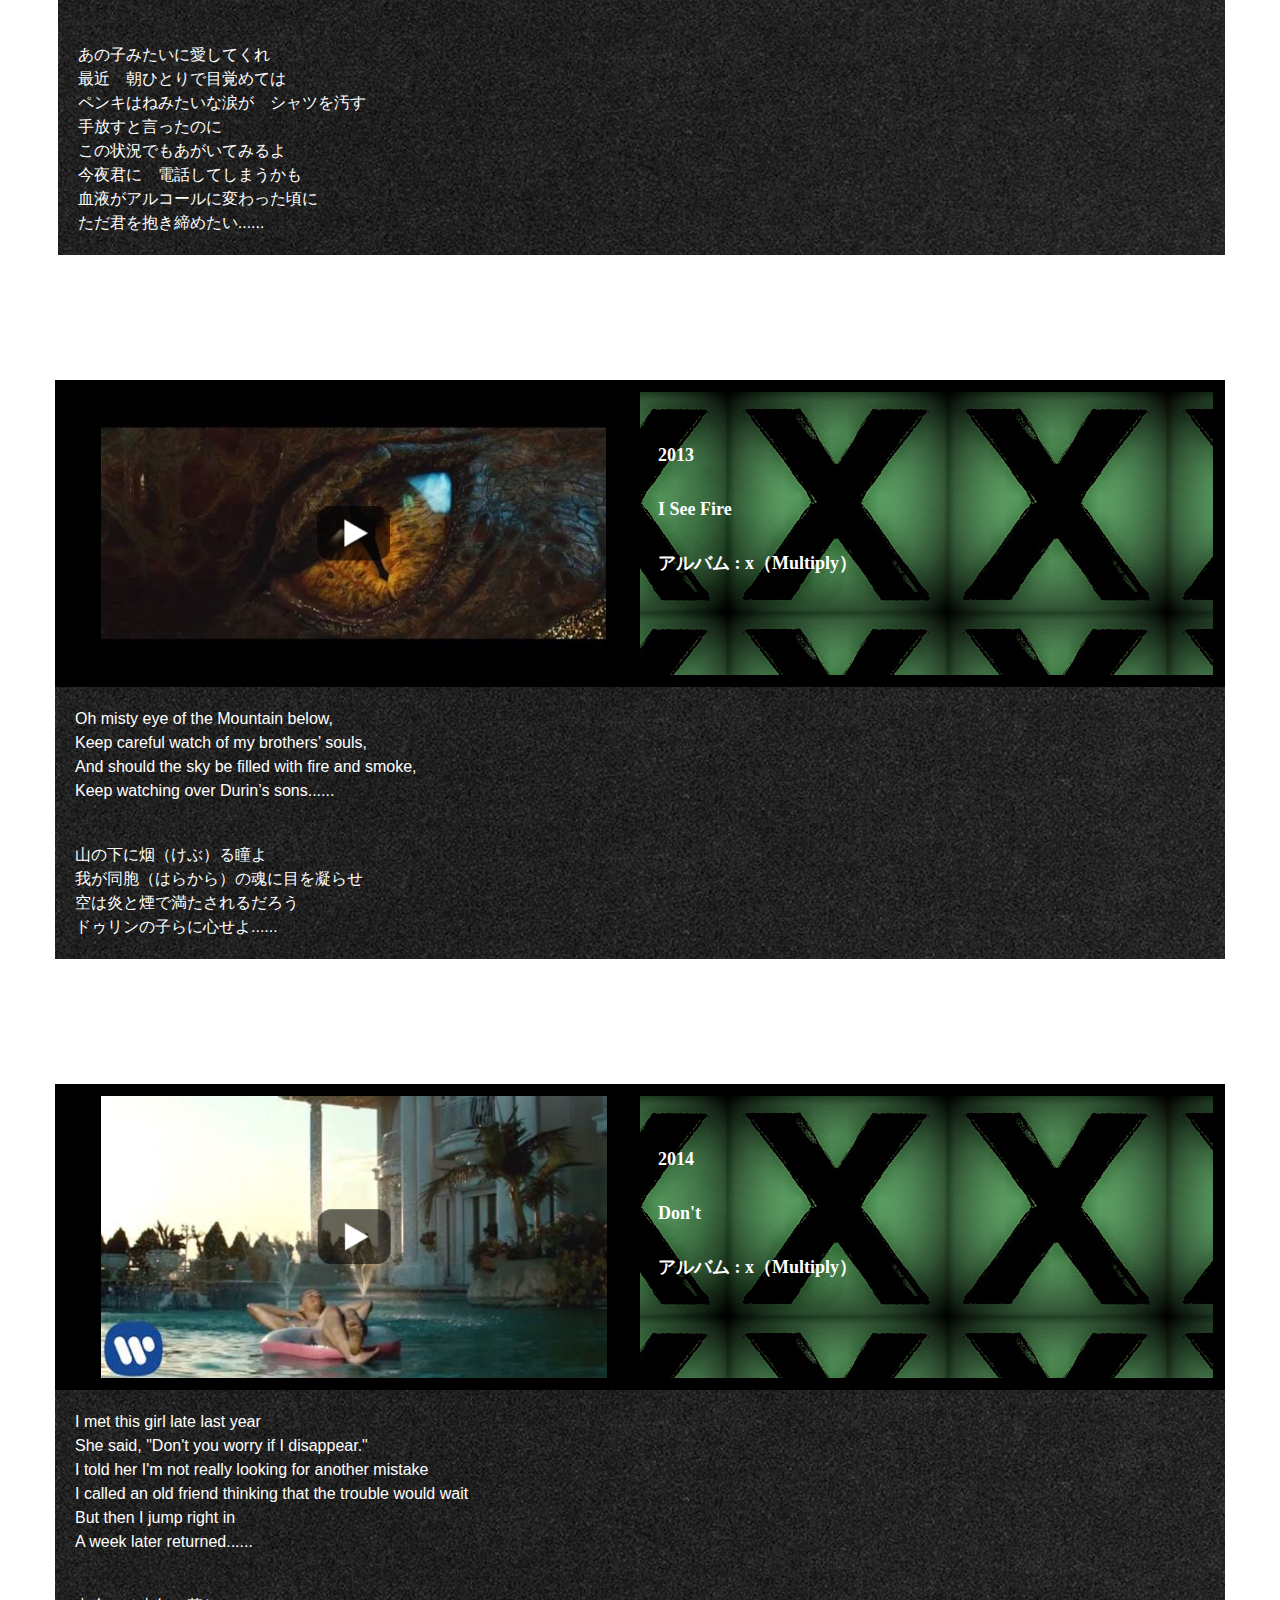
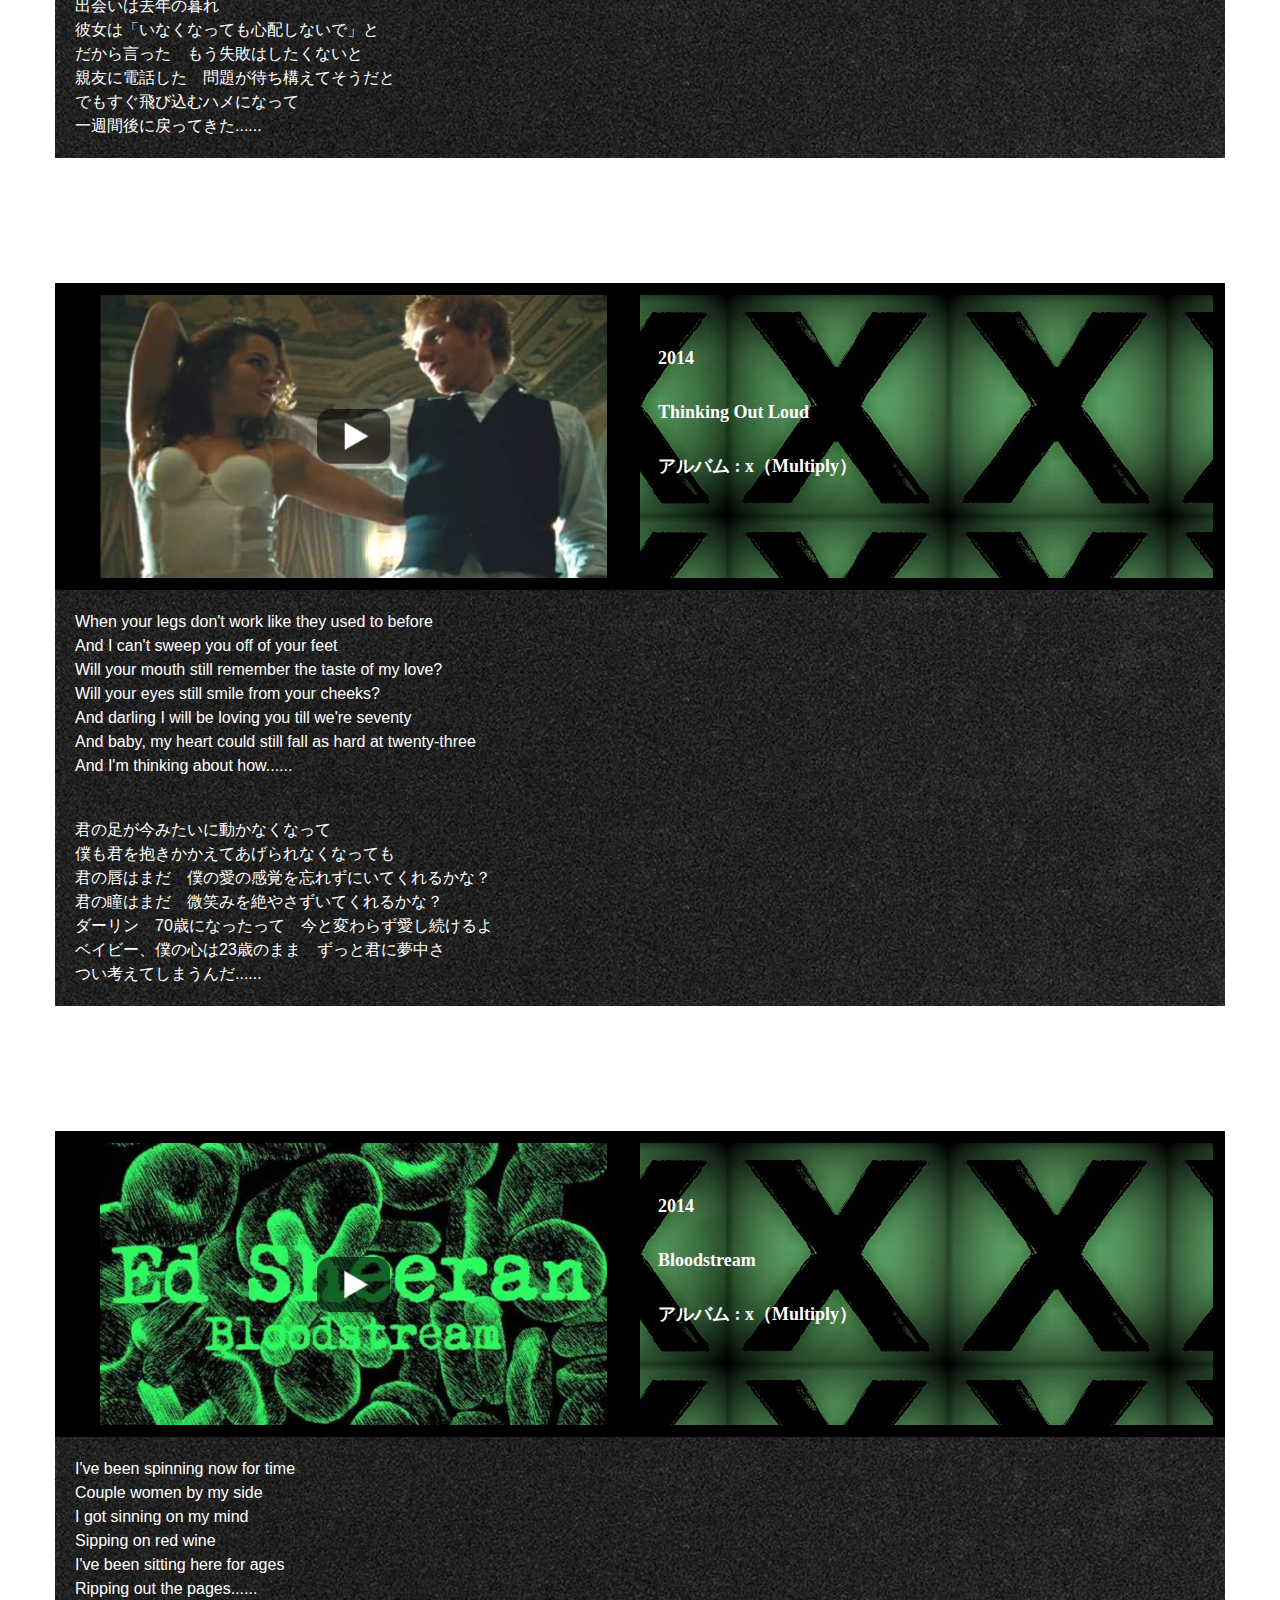
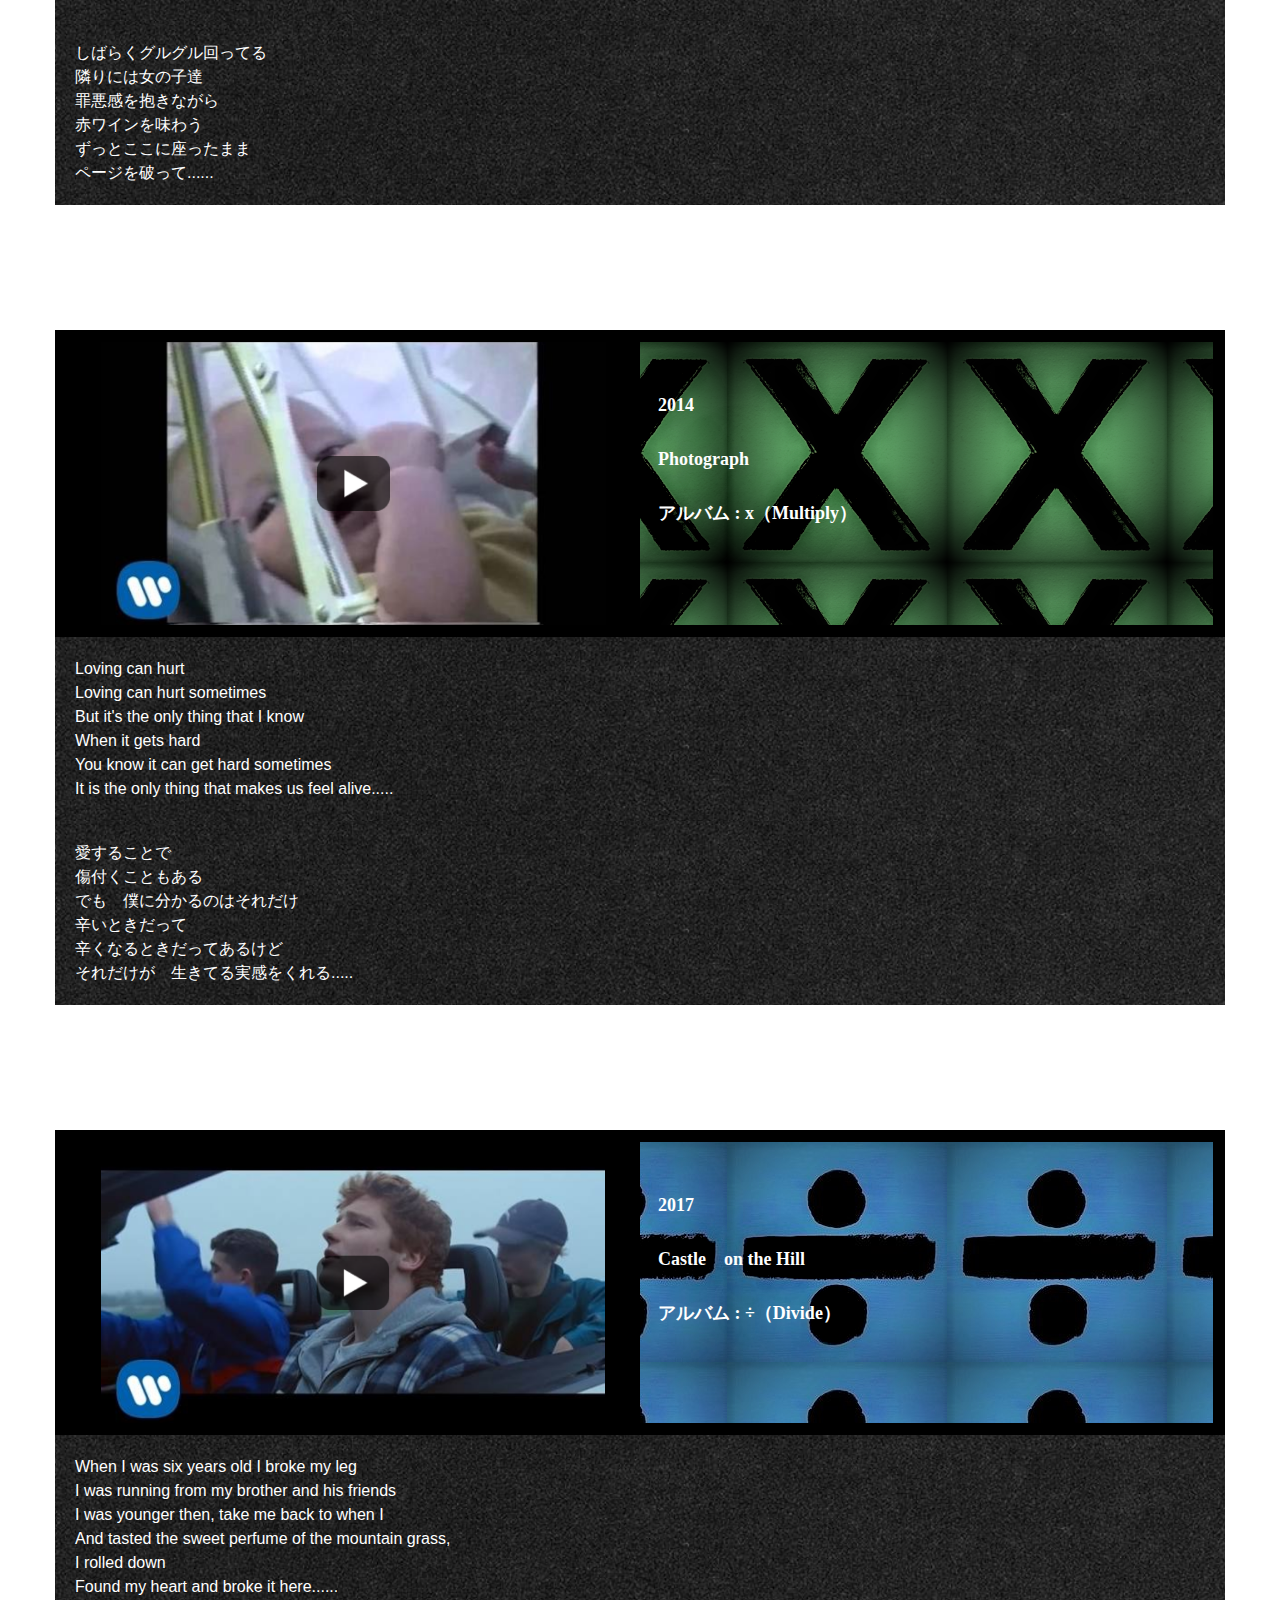
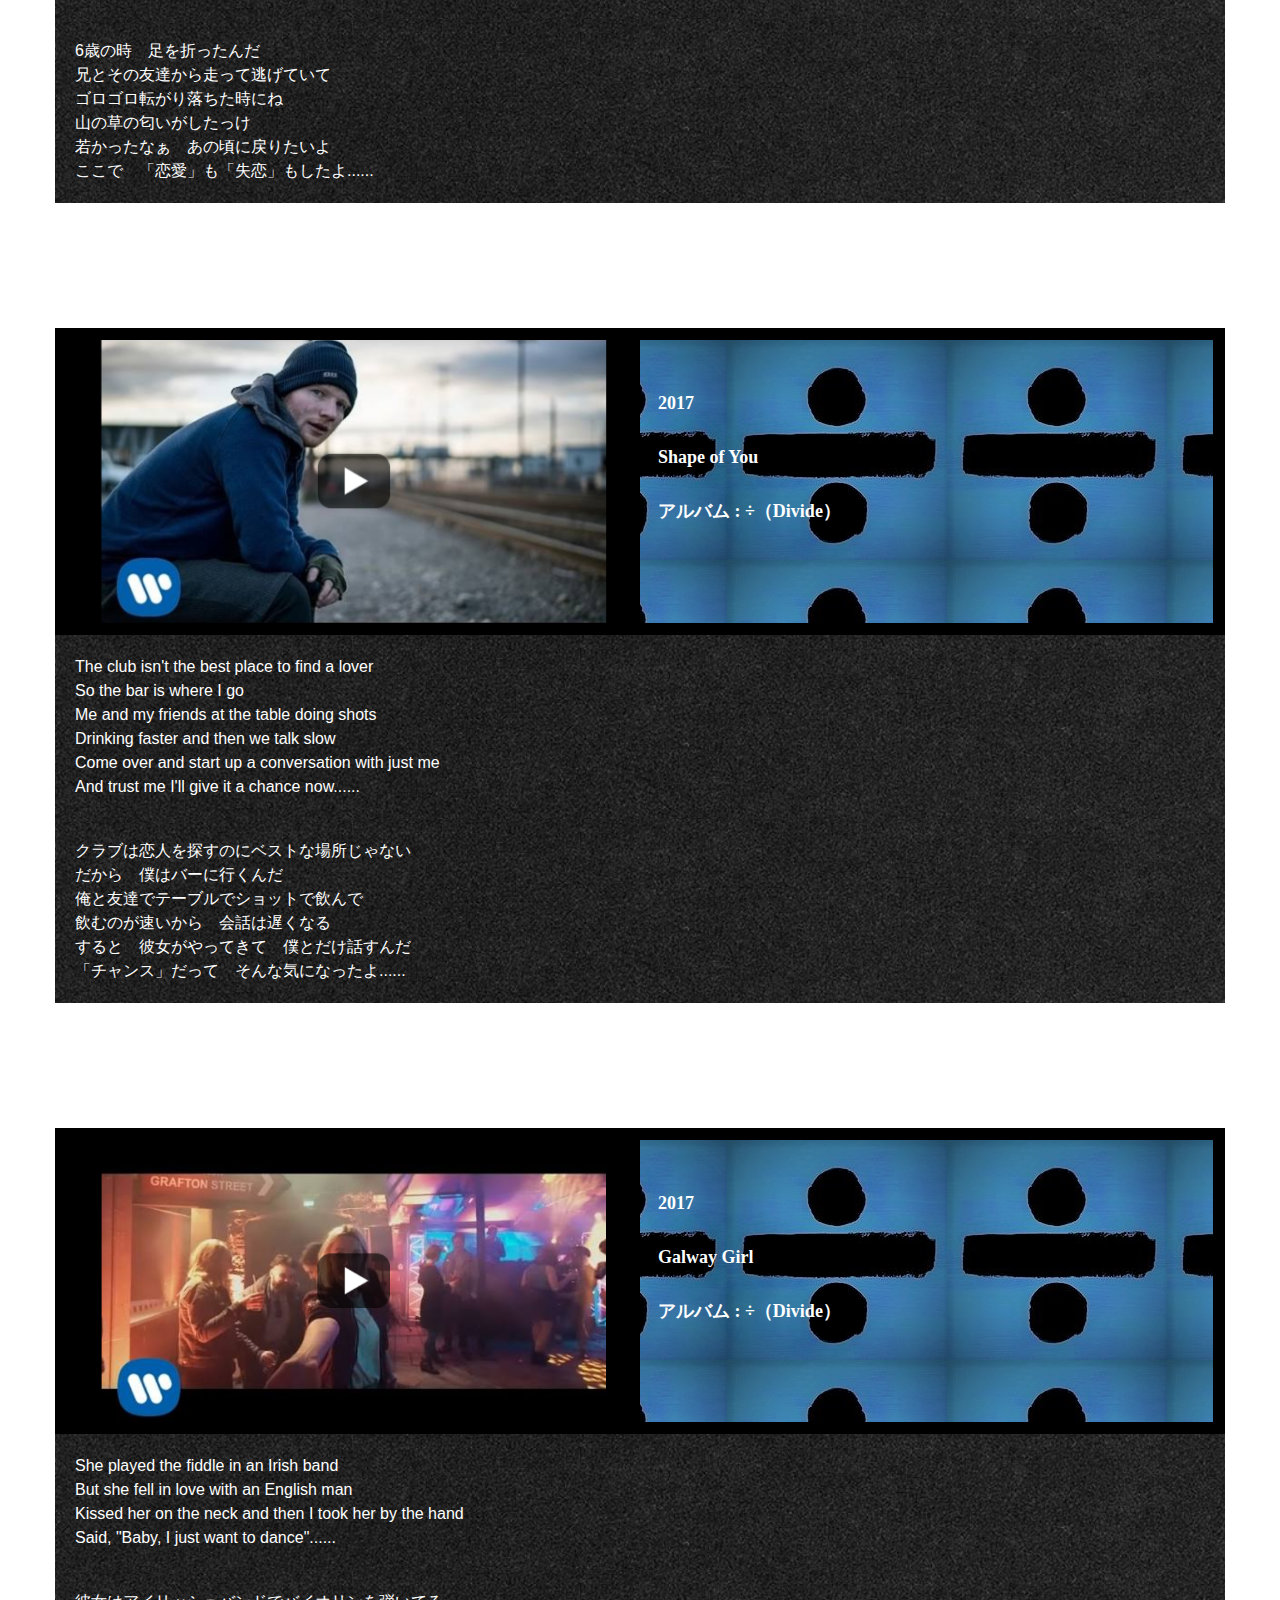
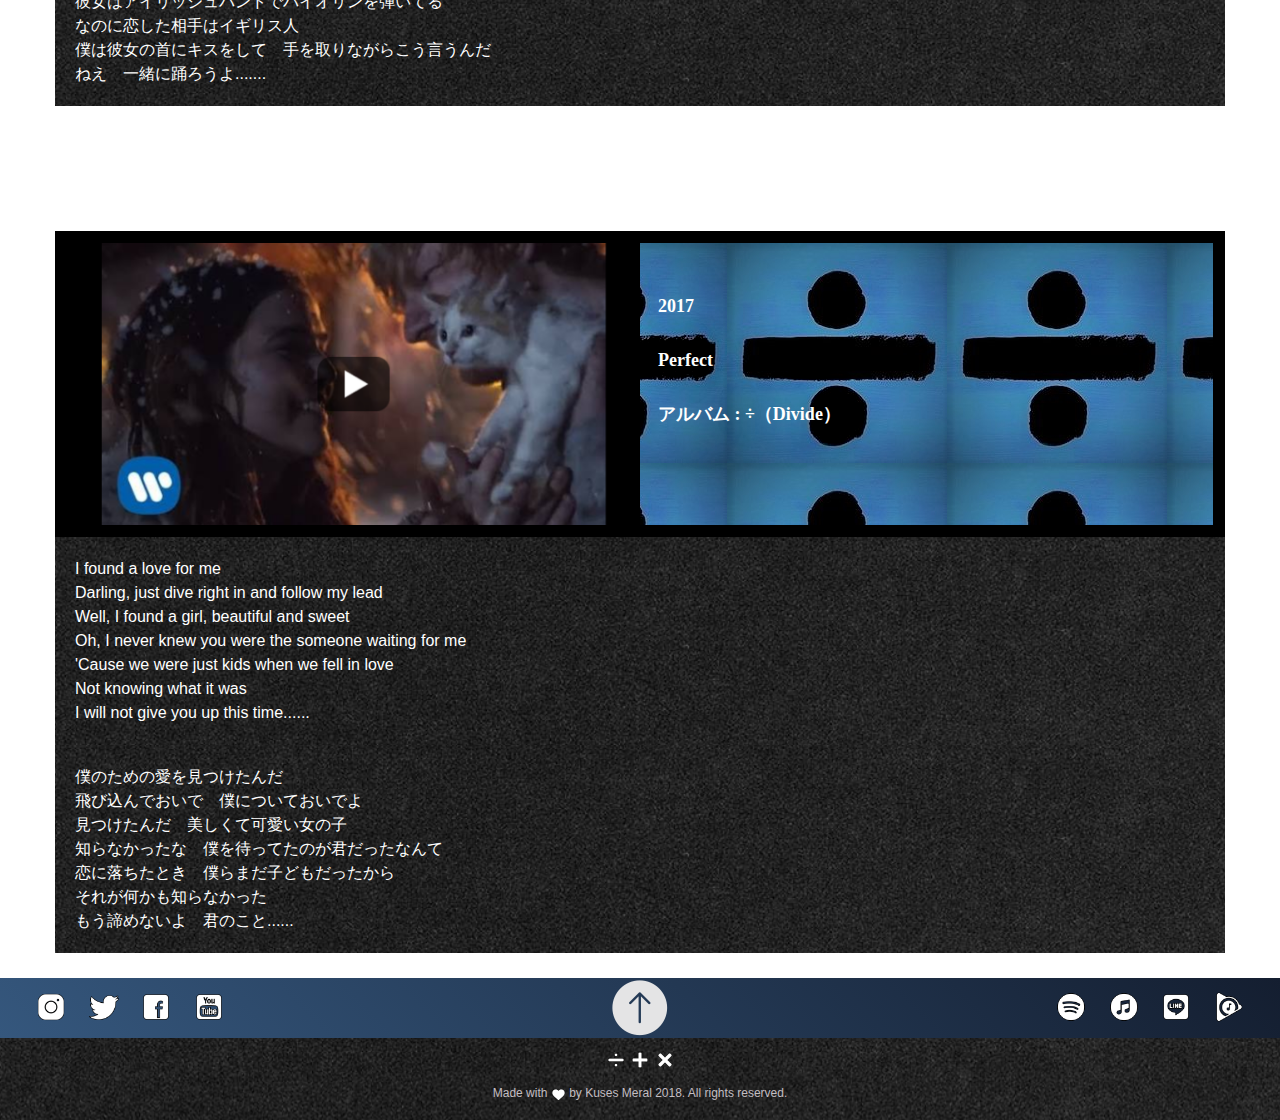
<file: songs.html>
<!DOCTYPE HTML>

<html>

    <head>
        <meta charset="utf-8">
        <meta lang="jp">
        <meta http-equiv="X-UA-Compatible" content="IE=edge,chrome=1">
        <meta name="viewport" content="initial-scale = 1.0,maximum-scale = 1.0" />
        <title></title>
        <meta name="description" content="">
        <meta name="viewport" content="width=device-width, initial-scale=1">
        <link rel="stylesheet" href="css/style.css">      
    </head>
   
    <body>
        
         <!--Header--> 
        
     
    <div class="header">
		<div class="header__wrapper">
			
			
            <div class="header__title-main header__title-wrapper">
                <img src="images/namelogo.png">
            </div>
			
			<div class="header__social-icons">
				
                <a href="index.html">
                    <p class="size1 text-center">TOP</p>
                    <p class="size text-center">トップ</p></a>
				<a  href="biography.html">
                    <p class="size1 text-center">BIOGRAPHY</p>
                    <p class="size text-center">バイオグラフィー</p></a>
				<a  href="songs.html" style="color:#87c8ff">
                    <p class="size1 text-center">SONGS</p>
                    <p class="size text-center">ソングス</p>
                </a>
				<a  href="concerts.html">
                     <p class="size1 text-center">CONCERTS</p>
                    <p class="size text-center">コンサート</p>
                </a>
				
			</div>
		</div>
        
	</div>
        
         <!-- ED SHEERAN`s Section -->
    <div id="myDiv">
                 
                  
                
        <div  class="backgroundsongs"></div>
                 
            <div class="songlist">
            
                <ul>
                    <li class="plusalbum"><a href= #theateam>The A Team</a></li>
                    <li class="plusalbum"><a href= #youneedme>You Need Me, I Don't Need You</a></li>
                    <li class="plusalbum"><a href= #lego>Lego House</a></li>
                    <li class="plusalbum"><a href= #drunk>Drunk</a></li>
                    <li class="plusalbum"><a href= #smallbump>Small Bump</a></li>
                    <li class="plusalbum"><a href= #givemelove>Give Me Love</a></li>
                    <li class="multiplyalbum"><a href= #iseefire>I See Fire</a></li>
                    <li class="multiplyalbum"><a href= #dont>Don't</a></li>
                    <li class="multiplyalbum"><a href= #thinkingoutloud>Thinking Out Loud</a></li>
                    <li class="multiplyalbum"><a href= #bloodstream>Bloodstream</a></li>
                    <li class="multiplyalbum"><a href= #photograph>Photograph</a></li>
                    <li class="dividealbum"><a href= #castleonthehill>Castle on the Hill</a></li>
                    <li class="dividealbum"><a href= #shapeofyou>Shape of You</a></li>
                    <li class="dividealbum"><a href= #galwaygirl>Galway Girl</a></li>
                    <li class="dividealbum"><a href= #perfect>Perfect</a></li>
                           
                            
                </ul>
        
            </div>
                                  
                 
            <div class="container">
                   
                <div class="row">
                    
                   <!--The A Team-->
                   
                    <div id="theateam" class="sections1">
                    
                            
                        <div class="col-sm-1 col-sm-offset-1">

                                
                            <div class="songs">
                                    
                                <div>
                               
                                    <div class="song"> 
                                        <a href="https://www.youtube.com/watch?v=UAWcs5H-qgQ" target="_blank">      <img src="images/theateam.png">
                                        </a>
                                        <ul>
                                            <li>2011</li>
                                            <li>The A Team</li>
                                            <li>アルバム : +（Plus）</li>
                                        </ul>
                                            
                                    </div>
                                        
                                             
                                </div>   
                                        
                                        
                                <div class="english_lyrics">  
                                            
                                    White lips, pale face <br>
                                                                   
                                    Breathing in snowflakes<br>

                                    Burnt lungs, sour taste<br>

                                    Light's gone, day's end<br>

                                    Struggling to pay rent<br>

                                    Long nights, strange men......<br>
                                    
                                                                    

                                                                  

                                </div>
                                <div class="japanese_lyrics"> 
                                                                    
                                    唇は白く　顔は青い <br>

                                    雪の中で息をすれば<br>

                                    焼ける肺　酸っぱい味<br>

                                    明かりは消えて　一日が終わる<br>

                                    家賃を払うのも精一杯<br>

                                    長い夜に　知らない男達......<br>


                                                                    
                                </div>
                            
                            </div> 
                               
                        </div>
                        
                        
                    </div>  
                    
                    
                    
                    
                  
                    <div id="youneedme" class="sections1">
                    
                            
                        <div class="col-sm-1 col-sm-offset-1">

                            <div class="songs">
                                    
                                    
                                <div>
                               
                                    <div class="song"> 
                                        <a href="https://www.youtube.com/watch?v=ZXvzzTICvJs" target="_blank">     <img src="images/youneedme.png">
                                        </a>
                                        <ul>
                                            <li>2011</li>
                                            <li>You Need Me, I Don't Need You</li>
                                            <li>アルバム : +（Plus）</li>
                                        </ul>
                                            
                                    </div>
                                        
                                             
                                </div>   
                                        
                                        
                                <div class="english_lyrics">  
                                            
                                    Now I'm in town,<br>
                                    
                                    Break it down,<br> 
                                    
                                    thinking of making a new sound<br>
                                    
                                    Playing a different show<br>
                                    
                                    every night in front of a new crowd<br>
                                    
                                    That's you now,<br>
                                    
                                    ciao, seems that life is great now<br>
                                    
                                    See me lose focus, as I sing to you loud......<br>
                                    
                    

                                </div>
                                <div class="japanese_lyrics"> 
                                                                    
                                    俺は街で<br>
                                    
                                    打ちのめすように<br>
                                    
                                    新しい音楽を奏でたいのさ<br>

                                    毎晩違うショー<br>
                                    
                                    観客も毎晩変わる<br>

                                    あれ　来たんだね<br>
                                    
                                    素敵な日々を送ってるようだけど<br>

                                    焦点の合わない目で　お前に歌うよ......<br>


                                </div>
                             
                            </div> 
                                    
                             
                        </div>
                        
                        
                    </div>  
                    
                    
                     
                    
                    
                     <div id="legohouse" class="sections1">
                    
                            
                        <div class="col-sm-1 col-sm-offset-1">

                            <div class="songs">
                                    
                                    
                                <div>
                               
                                    <div class="song"> 
                                        <a href="https://www.youtube.com/watch?v=c4BLVznuWnU" target="_blank">     <img src="images/legohouse.png">
                                        </a>
                                        <ul>
                                            <li>2011</li>
                                            <li>Lego House</li>
                                            <li>アルバム : +（Plus）</li>
                                        </ul>
                                            
                                    </div>
                                        
                                             
                                </div>   
                                        
                                        
                                <div class="english_lyrics">  
                                            
                                    I'm gonna pick up the pieces<br> 
                                    
                                    and build a Lego house<br>

                                    If things go wrong we can knock it down<br>

                                    My three words have two meanings,<br> 
                                    
                                    But there's one thing on my mind<br>

                                    It's all for you<br>
                                    
                                    And it's dark in a cold December,<br>
                                    
                                    But I've got you to keep me warm...... <br>

                              

                                </div>
                                <div class="japanese_lyrics"> 
                               
                                    ピースを拾い集めて<br>
                                    
                                    レゴの家を作ろう<br>

                                    うまくいかなくなったら壊せばいい<br>

                                    この３つの単語には意味が２つある<br>
                                    
                                    でも僕の心にあるのは１つ<br>

                                    君だけに贈るよ<br>
                                  
                                    日が暮れた寒い１２月<br>
                                    
                                    でも君がいるから暖かいんだ......<br>

                                

                                </div>
                             
                            </div> 
                                    
                             
                        </div>
                        
                        
                    </div>  
                    
                    
                    
                    
                     <div id="drunk" class="sections1">
                    
                            
                        <div class="col-sm-1 col-sm-offset-1">

                            <div class="songs">
                                    
                                    
                                <div>
                               
                                    <div class="song"> 
                                        <a href="https://www.youtube.com/watch?v=G2fOum_KWQU" target="_blank">
                                            <img src="images/drunk.png">
                                        </a>
                                        <ul>
                                            <li>2011</li>
                                            <li>Drunk</li>
                                            <li>アルバム : +（Plus）</li>
                                        </ul>
                                            
                                    </div>
                                        
                                             
                                </div>   
                                        
                                        
                                <div class="english_lyrics">  
                                            
                                    I wanna be drunk when I wake up<br>
                                    
                                    On the right side of the wrong bed<br>
                                    
                                    And every excuse I made up<br>
                                    
                                    Tell you the truth I hate<br>
                                    
                                    What didn't kill me<br>
                                    
                                    It never made me stronger at all......<br>




                                </div>
                                <div class="japanese_lyrics"> 
                                                                    
                                    酔ったままで目が覚めればいいのに<br>

                                    寝る場所は合ってる　寝る相手を間違えた<br>

                                    言い訳なんて絶対しないよ<br>

                                    嫌だけど　本当のこと話す<br>

                                    痛みなんてなかった<br>

                                    少しも強くなれなかった......<br>
                                                                    



                                </div>
                             
                            </div> 
                                    
                             
                        </div>
                        
                        
                    </div>  
                    
                    
                    
                    <div id="smallbump" class="sections1">
                    
                            
                        <div class="col-sm-1 col-sm-offset-1">

                            <div class="songs">
                                    
                                    
                                <div>
                               
                                    <div class="song"> 
                                        <a href="https://www.youtube.com/watch?v=A_af256mnTE" target="_blank">
                                            <img src="images/smallbump.png">
                                        </a>
                                        <ul>
                                            <li>2011</li>
                                            <li>Small Bump</li>
                                            <li>アルバム : +（Plus）</li>
                                        </ul>
                                            
                                    </div>
                                        
                                             
                                </div>   
                                        
                                        
                                <div class="english_lyrics">  
                                            
                                    You're just a small bump unborn,<br> 
                                    
                                    in four months you're brought to life<br>

                                    You might be left with my hair, <br>
                                    
                                    but you'll have your mother's eyes<br>

                                    I'll hold your body in my hands,<br> 
                                    
                                    be as gentle as I can......<br>


                                </div>
                                <div class="japanese_lyrics"> 
                                                                    
                                    お腹に宿る小さな粒<br>
                                    
                                    ４ヶ月後に生まれてくるんだ<br>

                                    髪は僕に似るかもね<br>
                                    
                                    でもきっと目はママにそっくりだ<br>

                                    その体を両手に抱えよう<br>
                                    
                                    そっと優しく......<br>

                                 
                                </div>
                             
                            </div> 
                                    
                             
                        </div>
                        
                        
                    </div> 
                    
                    
                    
                    <div id="givemelove" class="sections1">
                    
                            
                        <div class="col-sm-1 col-sm-offset-1">

                            <div class="songs">
                                    
                                    
                                <div>
                               
                                    <div class="song"> 
                                        <a href="https://www.youtube.com/watch?v=FOjdXSrtUxA" target="_blank">
                                            <img src="images/givemelove.png">
                                        </a>
                                        <ul>
                                            <li>2011</li>
                                            <li>Give Me Love</li>
                                            <li>アルバム : +（Plus）</li>
                                        </ul>
                                            
                                    </div>
                                        
                                             
                                </div>   
                                        
                                        
                                <div class="english_lyrics">  
                                            
                                    Give me love like her<br>
                                    
                                    'Cause lately I've been waking up alone<br>
                                    
                                    Paint splattered teardrops on my shirt<br>
                                    
                                    Told you I'd let them go<br>
                                    
                                    And that I'll fight my corner<br>
                                    
                                    Maybe tonight I'll call ya<br>
                                    
                                    After my blood turns into alcohol<br>
                                    
                                    No, I just wanna hold ya......<br>



                                </div>
                                <div class="japanese_lyrics"> 
                                                                    
                                    あの子みたいに愛してくれ<br>

                                    最近　朝ひとりで目覚めては<br>

                                    ペンキはねみたいな涙が　シャツを汚す<br>

                                    手放すと言ったのに<br>


                                    この状況でもあがいてみるよ<br>

                                    今夜君に　電話してしまうかも<br>

                                    血液がアルコールに変わった頃に<br>

                                    ただ君を抱き締めたい......<br>
                                                                    



                                </div>
                             
                            </div> 
                                    
                             
                        </div>
                        
                        
                    </div> 
                    
                    
                    
                    
                    <div id="iseefire" class="sections1">
                    
                            
                        <div class="col-sm-1 col-sm-offset-1">

                            <div class="songs">
                                    
                                    
                                <div>
                               
                                    <div class="song1"> 
                                        <a href="https://www.youtube.com/watch?v=2fngvQS_PmQ" target="_blank">
                                            <img src="images/iseefire.png">
                                        </a>
                                        <ul>
                                            <li>2013</li>
                                            <li>I See Fire</li>
                                            <li>アルバム : x（Multiply）</li>
                                        </ul>
                                            
                                    </div>
                                        
                                             
                                </div>   
                                        
                                        
                                <div class="english_lyrics">  
                                            
                                    Oh misty eye of the Mountain below,<br>

                                    Keep careful watch of my brothers’ souls,<br>

                                    And should the sky be filled with fire and smoke,<br>

                                    Keep watching over Durin’s sons......<br>
 
                                    
                                    



                                </div>
                                <div class="japanese_lyrics"> 
                                                                    

                                    山の下に烟（けぶ）る瞳よ<br>

                                    我が同胞（はらから）の魂に目を凝らせ<br>

                                    空は炎と煙で満たされるだろう<br>

                                    ドゥリンの子らに心せよ......<br>

                                                                    



                                </div>
                             
                            </div> 
                                    
                             
                        </div>
                        
                        
                    </div> 
                    
                  
                    
                    <div id="dont" class="sections1">
                    
                            
                        <div class="col-sm-1 col-sm-offset-1">

                            <div class="songs">
                                    
                                    
                                <div>
                               
                                    <div class="song1"> 
                                        <a href="https://www.youtube.com/watch?v=iD2rhdFRehU" target="_blank">
                                            <img src="images/dont.png">
                                        </a>
                                        <ul>
                                            <li>2014</li>
                                            <li>Don't</li>
                                            <li>アルバム : x（Multiply）</li>
                                        </ul>
                                            
                                    </div>
                                        
                                             
                                </div>   
                                        
                                        
                                <div class="english_lyrics">  
                                            
                                    I met this girl late last year<br>

                                    She said, "Don't you worry if I disappear."<br>

                                    I told her I'm not really looking for another mistake<br>

                                    I called an old friend thinking that the trouble would wait<br>

                                    But then I jump right in<br>

                                    A week later returned......<br>




                                </div>
                                <div class="japanese_lyrics"> 
                                                                    
                                    
                                    出会いは去年の暮れ<br>

                                    彼女は「いなくなっても心配しないで」と<br>

                                    だから言った　もう失敗はしたくないと<br>

                                    親友に電話した　問題が待ち構えてそうだと<br>

                                    でもすぐ飛び込むハメになって<br>

                                    一週間後に戻ってきた......<br>
                                                                    



                                </div>
                             
                            </div> 
                                    
                             
                        </div>
                        
                        
                    </div> 
                    
                    
                    
                    
                    <div id="thinkingoutloud" class="sections1">
                    
                            
                        <div class="col-sm-1 col-sm-offset-1">

                            <div class="songs">
                                    
                                    
                                <div>
                               
                                    <div class="song1"> 
                                        <a href="https://www.youtube.com/watch?v=lp-EO5I60KA" target="_blank">
                                            <img src="images/thinkingoutloud.png">
                                        </a>
                                        <ul>
                                            <li>2014</li>
                                            <li>Thinking Out Loud</li>
                                            <li>アルバム : x（Multiply）</li>
                                        </ul>
                                            
                                    </div>
                                        
                                             
                                </div>   
                                        
                                        
                                <div class="english_lyrics">  
                                            
                                    When your legs don't work like they used to before<br>
                                    
                                    And I can't sweep you off of your feet<br>
                                    
                                    Will your mouth still remember the taste of my love?<br>
                                    
                                    Will your eyes still smile from your cheeks?<br>
                                    
                                    And darling I will be loving you till we're seventy<br>
                                    
                                    And baby, my heart could still fall as hard at twenty-three<br>
                                    
                                    And I'm thinking about how......<br>
                                    
                                  

                                </div>
                                <div class="japanese_lyrics"> 
                                                                    
                                    
                                    君の足が今みたいに動かなくなって<br>
                                    
                                    僕も君を抱きかかえてあげられなくなっても<br>
                                    
                                    君の唇はまだ　僕の愛の感覚を忘れずにいてくれるかな？<br>
                                    
                                    君の瞳はまだ　微笑みを絶やさずいてくれるかな？<br> 
                                    
                                    ダーリン　70歳になったって　今と変わらず愛し続けるよ<br>
                                    
                                    ベイビー、僕の心は23歳のまま　ずっと君に夢中さ<br>
                                    
                                    つい考えてしまうんだ......<br>



                                </div>
                             
                            </div> 
                                    
                             
                        </div>
                        
                        
                    </div> 
                    
                    
                    
                    
                    <div id="bloodstream" class="sections1">
                    
                            
                        <div class="col-sm-1 col-sm-offset-1">

                            <div class="songs">
                                    
                                    
                                <div>
                               
                                    <div class="song1"> 
                                        <a href="https://www.youtube.com/watch?v=XIJHg1XWR7o" target="_blank">
                                            <img src="images/bloodstream.png">
                                        </a>
                                        <ul>
                                            <li>2014</li>
                                            <li>Bloodstream</li>
                                            <li>アルバム : x（Multiply）</li>
                                        </ul>
                                            
                                    </div>
                                        
                                             
                                </div>   
                                        
                                        
                                <div class="english_lyrics">  
                                            
                                    I've been spinning now for time<br>

                                    Couple women by my side<br>

                                    I got sinning on my mind<br>

                                    Sipping on red wine<br>

                                    I've been sitting here for ages<br>

                                    Ripping out the pages......<br>




                                </div>
                                <div class="japanese_lyrics"> 
                                                                    
                                    
                                しばらくグルグル回ってる<br>

                                隣りには女の子達<br>

                                罪悪感を抱きながら<br>

                                赤ワインを味わう<br>

                                ずっとここに座ったまま<br>

                                ページを破って......<br>
                                                                    



                                </div>
                             
                            </div> 
                                    
                             
                        </div>
                        
                        
                    </div> 
                    
                    
                    
                    
                    <div id="photograph" class="sections1">
                    
                            
                        <div class="col-sm-1 col-sm-offset-1">

                            <div class="songs">
                                    
                                    
                                <div>
                               
                                    <div class="song1"> 
                                        <a href="https://www.youtube.com/watch?v=nSDgHBxUbVQ" target="_blank">
                                            <img src="images/photograph.png">
                                        </a>
                                        <ul>
                                            <li>2014</li>
                                            <li>Photograph</li>
                                            <li>アルバム : x（Multiply）</li>
                                        </ul>
                                            
                                    </div>
                                        
                                             
                                </div>   
                                        
                                        
                                <div class="english_lyrics">  
                                            
                                    Loving can hurt<br>

                                    Loving can hurt sometimes<br>

                                    But it's the only thing that I know<br>

                                    When it gets hard<br>

                                    You know it can get hard sometimes<br>

                                    It is the only thing that makes us feel alive.....<br>





                                </div>
                                <div class="japanese_lyrics"> 
                                                                    
                                    
                                    愛することで<br>

                                    傷付くこともある<br>

                                    でも　僕に分かるのはそれだけ<br>

                                    辛いときだって<br>

                                    辛くなるときだってあるけど<br>

                                    それだけが　生きてる実感をくれる.....<br>
                                                                    



                                </div>
                             
                            </div> 
                                    
                             
                        </div>
                        
                        
                    </div> 
                    
                    
                    
                    
                    
                    <div id="castleonthehill" class="sections1">
                    
                            
                        <div class="col-sm-1 col-sm-offset-1">

                            <div class="songs">
                                    
                                    
                                <div>
                               
                                    <div class="song2"> 
                                        <a href="https://www.youtube.com/watch?v=K0ibBPhiaG0" target="_blank">
                                            <img src="images/castle-onthehill.png">
                                        </a>
                                        <ul>
                                            <li>2017</li>
                                            <li>Castle　on the Hill</li>
                                            <li>アルバム : ÷（Divide）</li>
                                        </ul>　
                                        
                                            
                                    </div>
                                        
                                             
                                </div>   
                                        
                                        
                                <div class="english_lyrics">  
                                            
                                    When I was six years old I broke my leg<br>

                                    I was running from my brother and his friends<br>

                                    I was younger then, take me back to when I<br>
                                    
                                    And tasted the sweet perfume of the mountain grass,<br>
                                    
                                    I rolled down<br>

                                    Found my heart and broke it here......<br>

                                    


                                </div>
                                <div class="japanese_lyrics"> 
                                                                    
                                     
                                    6歳の時　足を折ったんだ<br>

                                    兄とその友達から走って逃げていて<br>

                                    ゴロゴロ転がり落ちた時にね<br>
                                    
                                    山の草の匂いがしたっけ<br>

                                    若かったなぁ　あの頃に戻りたいよ<br>

                                    ここで　「恋愛」も「失恋」もしたよ......<br>

                                   
                            
                                </div>
                             
                            </div> 
                                    
                             
                        </div>
                        
                        
                    </div> 
                    
                    
                    
                    <div id="shapeofyou" class="sections1">
                    
                            
                        <div class="col-sm-1 col-sm-offset-1">

                            <div class="songs">
                                    
                                    
                                <div>
                               
                                    <div class="song2"> 
                                        <a href="https://www.youtube.com/watch?v=JGwWNGJdvx8" target="_blank">
                                            <img src="images/shapeofyou1.png">
                                        </a>
                                        <ul>
                                            <li>2017</li>
                                            <li>Shape of You</li>
                                            <li>アルバム : ÷（Divide）</li>
                                        </ul>
                                            
                                    </div>
                                        
                                             
                                </div>   
                                        
                                        
                                <div class="english_lyrics">  
                                            
                                    The club isn't the best place to find a lover<br>

                                    So the bar is where I go<br>

                                    Me and my friends at the table doing shots<br>

                                    Drinking faster and then we talk slow<br>

                                    Come over and start up a conversation with just me<br>

                                    And trust me I'll give it a chance now......<br>





                                </div>
                                <div class="japanese_lyrics"> 
                                                                    
                                    
                                    クラブは恋人を探すのにベストな場所じゃない<br>

                                    だから　僕はバーに行くんだ<br>

                                    俺と友達でテーブルでショットで飲んで<br>

                                    飲むのが速いから　会話は遅くなる<br>

                                    すると　彼女がやってきて　僕とだけ話すんだ<br>

                                    「チャンス」だって　そんな気になったよ......<br>
                                                                    

                                </div>
                             
                            </div> 
                                    
                             
                        </div>
                        
                        
                    </div> 
                    
                    
                    
                    
                    
                    <div id="galwaygirl" class="sections1">
                    
                            
                        <div class="col-sm-1 col-sm-offset-1">

                            <div class="songs">
                                    
                                    
                                <div>
                               
                                    <div class="song2"> 
                                        <a href="https://www.youtube.com/watch?v=87gWaABqGYs" target="_blank">
                                            <img src="images/galway-girl.png">
                                        </a>
                                        <ul>
                                            <li>2017</li>
                                            <li>Galway Girl</li>
                                            <li>アルバム : ÷（Divide）</li>
                                        </ul>
                                            
                                    </div>
                                        
                                             
                                </div>   
                                        
                                        
                                <div class="english_lyrics">  
                                            
                                    She played the fiddle in an Irish band<br>

                                    But she fell in love with an English man<br>

                                    Kissed her on the neck and then I took her by the hand<br>

                                    Said, "Baby, I just want to dance"......<br>




                                </div>
                                <div class="japanese_lyrics"> 
                                      
                                    彼女はアイリッシュバンドでバイオリンを弾いてる<br>

                                    なのに恋した相手はイギリス人<br>

                                    僕は彼女の首にキスをして　手を取りながらこう言うんだ<br>

                                    ねえ　一緒に踊ろうよ.......<br>
                                                                    



                                </div>
                             
                            </div> 
                                    
                             
                        </div>
                        
                        
                    </div> 
                    
                    
                    
                    
                    <div id="perfect" class="sections1">
                    
                            
                        <div class="col-sm-1 col-sm-offset-1">

                            <div class="songs">
                                    
                                    
                                <div>
                               
                                    <div class="song2"> 
                                        <a href="https://www.youtube.com/watch?v=2Vv-BfVoq4g" target="_blank">
                                            <img src="images/perfect.png">
                                        </a>
                                        <ul>
                                            <li>2017</li>
                                            <li>Perfect</li>
                                            <li>アルバム : ÷（Divide）</li>
                                        </ul>
                                            
                                    </div>
                                        
                                             
                                </div>   
                                        
                                        
                                <div class="english_lyrics">  
                                            
                                    I found a love for me<br>

                                    Darling, just dive right in and follow my lead<br>

                                    Well, I found a girl, beautiful and sweet<br>

                                    Oh, I never knew you were the someone waiting for me<br>

                                    'Cause we were just kids when we fell in love<br>

                                    Not knowing what it was<br>

                                    I will not give you up this time......<br>





                                </div>
                                <div class="japanese_lyrics"> 
                                                                    
                                  
                                    僕のための愛を見つけたんだ<br>

                                    飛び込んでおいで　僕についておいでよ<br>

                                    見つけたんだ　美しくて可愛い女の子<br>

                                    知らなかったな　僕を待ってたのが君だったなんて<br>

                                    恋に落ちたとき　僕らまだ子どもだったから<br>

                                    それが何かも知らなかった<br>

                                    もう諦めないよ　君のこと......<br>

                                </div>
                             
                            </div> 
                                    
                             
                        </div>
                        
                        
                    </div> 
                    
                    
                    
                    
                    
                    
                    
                    
                </div><!-- End of container -->
            </div> <!-- End of EdSheeran Section -->

        </div><!-- End of EdSheeran Section -->
        
        <div class="text-center">
                    
                    

        <div class="icons-wrapper">
            <div id="textbox">
                <div class="alignleft">
                    <a href="https://www.instagram.com/teddysphotos/?hl=en">
                        <img src="images/instagram.png">
                    </a>
                    <a href="https://twitter.com/teddysphotos?lang=en">
                        <img src="images/twitter.png">
                    </a>
                    <a href="https://www.facebook.com/EdSheeranMusic/">
                        <img src="images/facebook.png">
                    </a>
                    <a href="https://www.youtube.com/user/EdSheeran">
                        <img src="images/youtube.png">
                    </a>
                                    
                                    
                                    
                                    
                                    
                </div>
                        
                <div class="aligncenter" >
                    <a href= #myDiv><img src="images/scrollup.png" class="fixscroll1"></a>
                </div>
                                    
                        
                <div class="alignright">
                    <a href="https://open.spotify.com/artist/6eUKZXaKkcviH0Ku9w2n3V" target="_blank">
                        <img src="images/spotify.png">
                    </a>
                    <a href="https://itunes.apple.com/jp/artist/%E3%82%A8%E3%83%89%E3%82%B7%E3%83%BC%E3%83%A9%E3%83%B3/183313439" target="_blank">
                        <img src="images/itunes.png">
                    </a> 
                    <a href="https://music.line.me/playlist/up6657290_1441686249?ck=upi7nLrdtfvhxjzl_n1p3r5t749pB3PhSEoI" target="_blank">
                        <img src="images/linemusic.png">
                    </a> 
                    <a href="https://play.google.com/music/preview/Aelpv6xw456fdtfl3yf3nkdzdwq" target="_blank">
                        <img src="images/googleplay.png">
                    </a>
                                        
                                        
                                        
                </div>
            </div>
            <div style="clear: both;"></div>

                     
            </div>

        </div>
        
        
        
           <!--Footer-->
        <div id="footer" class="footer">
            <div class="container text-center">
                <div class="row">
                    <div class="col-md-6 col-md-offset-3 col-sm-12 col-xs-12">
                        <div class="main-footer">

                            <div class="social">
                                <a href="#"><img src="images/divide.png"></a>
                                <a href="#"><img src="images/plus.png"></a>
                                <a href="#"><img src="images/multiply.png"></a>
                            </div>

                            <p>Made with <img src="images/love.png"> by Kuses Meral 2018. All rights reserved.</p>

                        </div>
                    </div>
                </div>
            </div>

        </div>
        
        
    </body>
</html>
</file>
<file: css/style.css>
@charset "utf-8";

* {
    -webkit-box-sizing:border-box;
    -moz-box-sizing:border-box;
    box-sizing:border-box
}

html,
body {
    margin: 0;
    padding: 0;
    font-size: 18px;
    font-weight: 300;
    color: #fff;
    width: 100%;
    height: 100%;
    background-color: #fff;
    z-index: 1001;
}

a {
    text-decoration: none;
    outline: none;
}

.text-center {
    text-align:center;
}




.col-xs-12{
    float:left
}
.col-xs-12{
    width:100%
}
@media (min-width:768px){
    .col-sm-5,.col-sm-6,.col-sm-12{float:left}
    .col-sm-1{float:right;}
    .col-sm-5{width:55%}
    .col-sm-6{width:44.66666667%;}
    .col-sm-1{width:86.33333333%}
}
@media (min-width:992px){
    .col-md-6{float:left;}
    .col-md-6{width:50%;}
    .col-md-offset-3{margin-left:25%}
}

.col-sm-5,
.col-sm-6,
.col-sm-12,
.col-md-6 {
    padding-right: 15px;
    padding-left: 15px;
    min-height: 1px;
}

.container:before,
.container:after{
    display:table;content:" "}

.container:after{
    
    clear:both
}

.col-md-6 {
    float:left;
}

@media all and (max-width: 1200px) {
    .header__social-icons { display: none; }
    .fixscroll1, .fixscroll {   
        height: 50px; 
        margin-top: 1%; 
    }   
    .alignleft img, .alignright img { height: 28px; }
}


@media all and (max-height: 786px) {
    .home-main-content {height: 90% !important;}
}


@media all and (max-height: 620px) {
    .songlist ul {height: 400px;}
}

@media all and (max-width: 786px){
    
    .song a {min-width: 50%;}
    .songs ul {font-size: 14px; min-width:50%; }
    .alignleft, .alignright  {  
        width: 100% !important; 
        text-align: center !important; 
        margin-top:0; 
        margin-bottom: 0; 
    }
    .fixscroll1, .fixscroll { display: none;}
    .home-main-content {height: 88% !important;}
}


@media all and (max-width: 1300px){
    .col-sm-1 {width: auto;}
    .songlist ul {display:none;}
    .english_lyrics, .japanese_lyrics { width: 100% !important;}   
}




/* =======================================
1. Header  
======================================== */

.header {
	position: fixed;
	z-index: 3;
	height: auto;
	width: 100%;
    min-width: 500px;
    background: url(../images/header_color.png); 
}

.header1 {
	position: fixed;
	z-index: 5;
	height: auto;
	width: 100%;
    min-width: 500px;
}

.header__wrapper {
    position: relative;
    z-index: 3000;
    width: 95%;
    margin: 0 auto;
}

.header__title-wrapper {
    
    float: left;
    padding-top: 0;
    margin-top: 0;
    margin-left: 20px;
    position: relative;
    z-index: 200; 
}

.header__navigation {
    min-width: 300px;			
    display: none;
    z-index: 100;
}

.header__navigation a {
    display: block;
    
}

.header__social-icons {
    z-index: 1001;
    float: right;
    margin-right: 2%;
    margin-top: 12px;
    margin-bottom: 8px;            
}

.header__social-icons .size {
    font-size: 14px;
    font-weight: bold;			
}

.header__social-icons .size1{  
    font-size: 18px;
    font-weight: 600;			
}


.header__social-icons a {
    float: left;
    margin-left: 50px;
    text-decoration: none;
    outline: none;
    text-shadow: 0 0 20px black;
    color: rgba(255,255,255,0.9);	
}

@media all and (max-width:1200px) {
     .header, .header1 { height: 50px;  }
     .header__title-wrapper { width: 150px;  } 
}

ul {
    list-style: none;
    padding: 0;
    color: black;
}

img {
    max-width: 100%;
    vertical-align: middle;
}

h2,
h3,
 {
    font-weight: 300;
    margin-top: .8em;
    color:#525252;
}


h2 {
    font-size: 1.5em;
    line-height: 3rem;
    margin-bottom: .9rem;
}
h3 {
    font-weight: 500;
    margin-bottom: .9rem;
    font-size: 2.1rem;
    line-height: 2.5rem;
    font-family: "メイリオ" sans-serif;
    
}
h4 {
    font-weight: 600;
    margin-top: .5em;
    color:#525252;
    font-size: 1.6rem;
    line-height: 1em;
    margin-bottom: .5em;
    border-bottom: 3px solid skyblue;
    border-top: 3px solid skyblue;
    padding: 8px 0 8px 0;   
}


h6.singer {
    font-size: .8em;
    font-weight: 600;
    color: #222222;
    padding-bottom: 1em;
    text-align: center;
    margin-top:10px;
    margin-bottom:10px;
}


p {
    margin: 0 0 3px;
    font-family:'Hiragino Kaku Gothic ProN', メイリオ, sans-serif; 
    line-height: 1.5rem;
    font-size: 1rem;
}


/*
Section
*/

.sections {
    padding-top: 100px;
    padding-bottom: 100px;
    position: relative;
    overflow: hidden;
}

.sections1 {
    padding-top: 100px;
    padding-bottom: 25px;
    position: relative;
    overflow: hidden;  
}

/* 
Overlay
*/

.overlay {
    background-color: rgba(0, 0, 0, .3) ;
    width: 100%;
    overflow:hidden;
    min-height:1300px;
    height: 100%;
    z-index: 2;
}

.overlay img {
    position: sticky;
    top: 0;
    left: 0;
    opacity: .8;
    z-index: 1;
    opacity: .7;
    max-width: 100px;
    max-height: 100px;
   
}

.overlay1 {
    width: 100%;
    overflow:hidden;
    min-height:1300px;
    height: 100%;
}

/* =======================================
1. Home Page's Top  
======================================== */


.home {
    
    -moz-background-size: cover;
    -webkit-background-size: cover;
    -o-background-size: cover;
    position: relative;
}

.background1 {
    position: absolute;
    top: 0;
    bottom: 0;
    left: 0;
    right: 0;
    background: url(../images/edsheeran1.jpg) no-repeat center top fixed;
     -moz-background-size: cover;
    -webkit-background-size: cover;
    -o-background-size: cover;
    width: 100%;
    height: 100%; 
}


/* =======================================
1. Home Page's Middle 
======================================== */

#myDiv {
    -moz-background-size: cover;
    -webkit-background-size: cover;
    -o-background-size: cover;
    position: relative;
    z-index: 1;    
}

#myDiv .background {
    position: absolute;
    top: 0;
    bottom: 0;
    left: 0;
    right: 0;
    background: url(../images/tattoo7.jpg) no-repeat center fixed;
    background-size: cover;
     -moz-background-size: cover;
    -webkit-background-size: cover;
    -o-background-size: cover;
    opacity: .08;
    width: 100%;
    height: 100%;  
}


.myDiv-content {
    position: relative;
    height: 93.5%;
    overflow: hidden;
    box-shadow: 0 0 60px rgba(0, 0, 0, 0.8);
    z-index: 1;
}


@media all and (max-width:1400px) {
    .myDiv-content { height: auto; }
}

@media all and (max-height:860px) {
    .myDiv-content { height: auto !important; }
}


#myDiv p {
    font-family: "Helvetica Neue", Helvetica, Arial, sans-serif;
    font-size: 18px;
    line-height: 2;
    color: #222222;
    font-weight: 500;
    padding: 8px;   
}

.col-sm-6 p {
    font-family: "Helvetica Neue", Helvetica, Arial, sans-serif;
    font-size: 18px;
    line-height: 2;
    color: #fff !important;
    border-radius: 20px;
    font-weight: 500;
    padding 8px;
    opacity: .85;
    background: url(../images/bluecolor1.jpg);
    box-shadow: 0 10px 25px rgba(0, 0, 0, 0.8);    
}

.container {
    padding-right:15px;
    padding-left:15px;
    margin-right:auto;
    margin-left:auto
}

@media (min-width:768px){
   
    .container{width:750px}
    
}

@media (min-width:992px){
    
    .container{width:970px}
    
}
@media (min-width:1200px){
    
    .container{width:1170px}
    
}

.row {
    margin-right:-15px;
    margin-left:-15px
}


/* =======================================
1. Icons
======================================== */

.icons-wrapper {
    position: relative;
    background: linear-gradient(45deg, #35577D, #141E30);
    background-size: cover;
     -moz-background-size: cover;
    -webkit-background-size: cover;
    -o-background-size: cover;
    width: 100%;
    height: auto;
    z-index: 2;
    top: 0;
    left: 0;
    right: 0;
    display:block;  
}


.alignleft {
    float: left;
    width:33.33333%;
    text-align:left;
    padding-top: 0.8em;
    padding-right: 1.5em;
    padding-left: 1.5em;
    padding-bottom: 0.8em;
}

.alignleft img { 
    width: 48px; 
    height: 30px;
    padding-right: .5em;
    padding-left: .5em;    
}

.aligncenter {
  float: left;
  width:33.33333%;
  text-align:center;
}

.fixscroll{
    position:fixed;
    bottom:0px;
    left:50%;
}

.fixscrol1{
    position:fixed;
    bottom:0px;
    left:50%;
}

.alignright {
 float: left;
 width:33.33333%;
 text-align:right;
 padding-top: 0.8em;
 padding-right: 1.5em;
 padding-left: 1.5em;
 padding-bottom: 0.8em;
}

.alignright img {
    width: 48px; 
    height: 30px;
    padding-right: .5em;
    padding-left: .5em;
}


#aboutedsheeran img {  
　max-height: 200px;   
}

/* =======================================
1. Footer
======================================== */

.footer {
    padding-top:10px;
    padding-bottom:10px;
    color:#fff;
    background: url(../images/header_color.png);
    z-index: 4;
    position: relative;
    margin-bottom: 0px;  
}

.main-footer .social{
    margin-bottom:10px;
}
.main-footer .social a{
    color:#c3bec2;
    font-size:15px;
}
.main-footer .social a:hover{
    color:#ff2b4a;
}
.main-footer .social a i{
    border-right:1px solid #c3bec2;
    padding:0 10px 0 10px;
}
.main-footer .social a i.dribbble{
    border-right:0;
}
.main-footer p{
    color:#c3bec2;
    font-size:12px;	
}


.home-main-content {
    position: relative;
    height: 93.5%;
    overflow: hidden;
    box-shadow: 0 0 60px rgba(0, 0, 0, 0.8);
    z-index: 3;
}

.home-main-content1 {
    position: relative;
    height: 84%;
    overflow: hidden; 
     -moz-background-size: cover;
    -webkit-background-size: cover;
    -o-background-size: cover;
    position: relative;   
    z-index: 2;
    box-shadow: 0 0 60px rgba(0, 0, 0, 0.8);
    padding-bottom: 80px;   
}

.home-main-content2 {
    position: relative;
    height: auto;
    overflow: hidden; 
     -moz-background-size: cover;
    -webkit-background-size: cover;
    -o-background-size: cover;
    position: relative;   
    z-index: 2;
    box-shadow: 0 0 60px rgba(0, 0, 0, 0.8);
    padding-bottom: 80px;  
}

.home-main-content1 .background_concert, 
.home-main-content2 .background_concert  { 
    position: absolute;
    top: 0;
    bottom: 0;
    left: 0;
    right: 0;
    background: url(../images/concerts2.png) no-repeat center fixed;
    background-size: cover;
     -moz-background-size: cover;
    -webkit-background-size: cover;
    -o-background-size: cover;
    opacity: .1;
    width: 100%;
    height: 100%;
}


.songs {
    display: block;
    width: 100%;
    height: 100%; 
}

.songs a {
    display: block; 
    width: 50%;
    height: 100%;
    overflow: hidden;  
}

.song {
    display: flex;
    background: url(../images/albumplus.png);
    border: 12px solid black;
}


.song1 { 
    display: flex;
    background: url(../images/albummultiple.png);
    border: 12px solid black;
}

.song2 {
    display: flex;
    background: url(../images/albumdivide2.jpg);
    border: 12px solid black;
}

.song ul, .song1 ul, .song2 ul {
    padding: 1em;
}

.song ul li, .song1 ul li, .song2 ul li {
    font-size: 1em;
    color: #fff;
    line-height: 3em;
    font-weight: 600;
    text-shadow: 0 0 60px rgba(0, 0, 0, 0.8);
}

.english_lyrics {
    
    font-family:'Hiragino Kaku Gothic ProN', 'ヒラギノ角ゴ ProN W3',Meiryo, メイリオ, sans-serif;
    color: #ffffff;
    font-size: 16px;
    padding: 20px;
    width: 50%;
    line-height: 1.5em;
    float: left;
    display: block;
    background: url(../images/header_color.png) repeat;
    
}

.japanese_lyrics {
    font-family:'Hiragino Kaku Gothic ProN', 'ヒラギノ角ゴ ProN W3',Meiryo, メイリオ, sans-serif;
    color: #ffffff;
    font-size: 16px;
    padding:20px;
    width: 50%;
    float: right;
    line-height: 1.5em;
    display: block;
    background: url(../images/header_color.png) repeat;	   
}


/* =======================================
1.0. Songs List
======================================== */

.songlist ul {
    position: fixed;
    left: 0px;
    top: 86px;
    text-shadow: 0 0 20px black;
    font-weight: 600;
}

.songlist ul li {
    font-size: 14px;
    padding: .5em .4em .5em .4em;
    border: 1px solid #fff; 
}

.songlist ul li a {
    padding: .4em .4em .4em .4em;
    color: #fff;  
}

.songlist ul .plusalbum {
    background-color: #222; 
    background-size: contain;
    border-right: 10px solid rgb(209, 107, 43);
}
.songlist ul .multiplyalbum {
    background-color: #222; 
    background-size: contain;
    border-right: 10px solid rgb(101, 165, 58);
}

.songlist ul .dividealbum {
    background-color: #222; 
    background-size: contain;
    border-right: 10px solid rgb(47, 125, 170);
}



/* =======================================
1. News
======================================== */


.news-wrapper {
    background-size: cover;
     -moz-background-size: cover;
    -webkit-background-size: cover;
    -o-background-size: cover;
    width: 100%;
    height: 100%;
    opacity: .95;
    top: 0;
    left: 0;
    right: 0;
    display:block;   
}

.news-wrapper h6 {
    background: url(../images/bluecolor1.jpg);
    opacity: .9;
    color: white;
    padding-top: .5em;
    font-size: 1rem;
    font-weight: 500;
    padding-bottom: .5em;
    margin-top:10px;
    margin-bottom:10px;
    
}


.news {  
    margin-bottom: 4%;
    display: flex;
    width: 100%;
    height: 100%;
    background: url(../images/header_color.png);   
}

.news-img {
    display: block;
    padding: .8em;
    width: 150px;
    height: auto;
    overflow: hidden;
}
 
@media all and (max-width: 500px) {
    .news {display: block; padding: 1em;}
    .news-img {width: 100%;}  
}

.description {
    font-family:'Hiragino Kaku Gothic ProN', 'ヒラギノ角ゴ ProN W3',Meiryo, メイリオ, sans-serif;
    color: #ffffff;
    font-size: 16px;
    padding: 8px 8px 8px 0;
    line-height: 1.5em;
}


/* =======================================
1. Image Menu
======================================== */

.image {
	 -moz-background-size: cover;
    -webkit-background-size: cover;
    -o-background-size: cover;
    position: relative;
    z-index: 2;
}

.image_wrapper {
    position: relative;
    z-index: 200;
    width: 100%;
    max-width: 1200px;
    margin: 0 auto;
    padding-bottom: 48px;
}

.image_menu_wrapper {
    margin-top: 0;
    text-align: center;
}

.image_menu {
    display: inline-block;
    width: 42%;
    margin: 0;
    padding-top: 3%;
    opacity: .9;        
}

.image_menu	a {                  
    display: block;
    height: 100%;
    width: 100%;
}


.image_menu .fa {				
    box-shadow: 0 0 40px rgba(0, 0, 0, 0.8);             
    height: 100%;
    width: 100%;
    border: 4px solid #444;
}

@media all and (max-width:1000px) {
    .image_menu { width: 50%;  }
     
  }


    
/* =======================================
1. Concerts
======================================== */

#tour {
    background-size: cover;
    color: #0f0f0f;
    padding: 0 0 30px;
    text-align: center;
    width: 100%;
    margin-top: 80px;  
}

#tour .container {
    margin-bottom: 30px;
}

h2.chunk {
    display: inline-block;
    margin-bottom: 30px;
    padding: 0 10px;
    position: relative;    
}

.event-listing {
    border-top: 1px solid hsla(0,0%,6%,.5);
    margin-top: 60px;
}

.event {
    border-bottom: 1px solid #202020;
    display: table;
    font-family: "Calibri",monospace;
    font-size: 1em;
    text-align: left;
    width: 100%;
    font-weight: 400;
}

.event a {
    text-decoration: none;
    outline: none;
}

.event .event-date {
    color: rgb(54, 107, 193);
    width: 125px;
}

.event div {
    display: table-cell;
    padding: 30px 0;
    vertical-align: middle;
}

.event .event-location {
    width: 200px;   
}

.event .event-venue {
    width: 220px;
}

.event .event-links {
    text-align: right;
    width: 25%;
}

.event .event-links .btn {
    width: 120px;
}

@media only screen and (max-width: 991px)
.event {
    display: block;
    padding: 30px 15px 20px;
}

@media only screen and (max-width: 786px) {
.event div {
    display: block!important;
    margin-bottom: 30px;
    padding: 0!important;
    text-align: center!important;
    width: 100% !important;
}
}


    @media only screen and (max-width: 786px){
.event .event-links {
    text-align: left;
}
}


@media all and (max-width:1400px) {
    .home-main-content1  { height: auto; }    
}



.btn.btn-primary {
    background: url(../images/bluecolor1.jpg) 50% repeat;
    font-size: .8em;
    color: #fff;
     opacity: .9;
    border-color: #2e6da4;
    width: 120px; 
}

.btn {
    position: relative;  
    display: inline-block;
    padding: 6px 12px;
    margin-bottom: 0;
    font-family: Source Code Pro,monospace;
    font-size: 1.1428571429em;
    font-weight: 400;
    line-height: 1.42857143;
    text-align: center;
    white-space: nowrap;
    vertical-align: middle;
    -webkit-user-select: none;
    -moz-user-select: none;
    -ms-user-select: none;
    user-select: none;
    background-image: none;
    border: 1px solid transparent;
    border-radius: 4px;
}


@media only screen and (max-width: 480px) {
.event .event-links .btn {
    margin-bottom: 20px;
    width: 100%;
}
}
</file>
